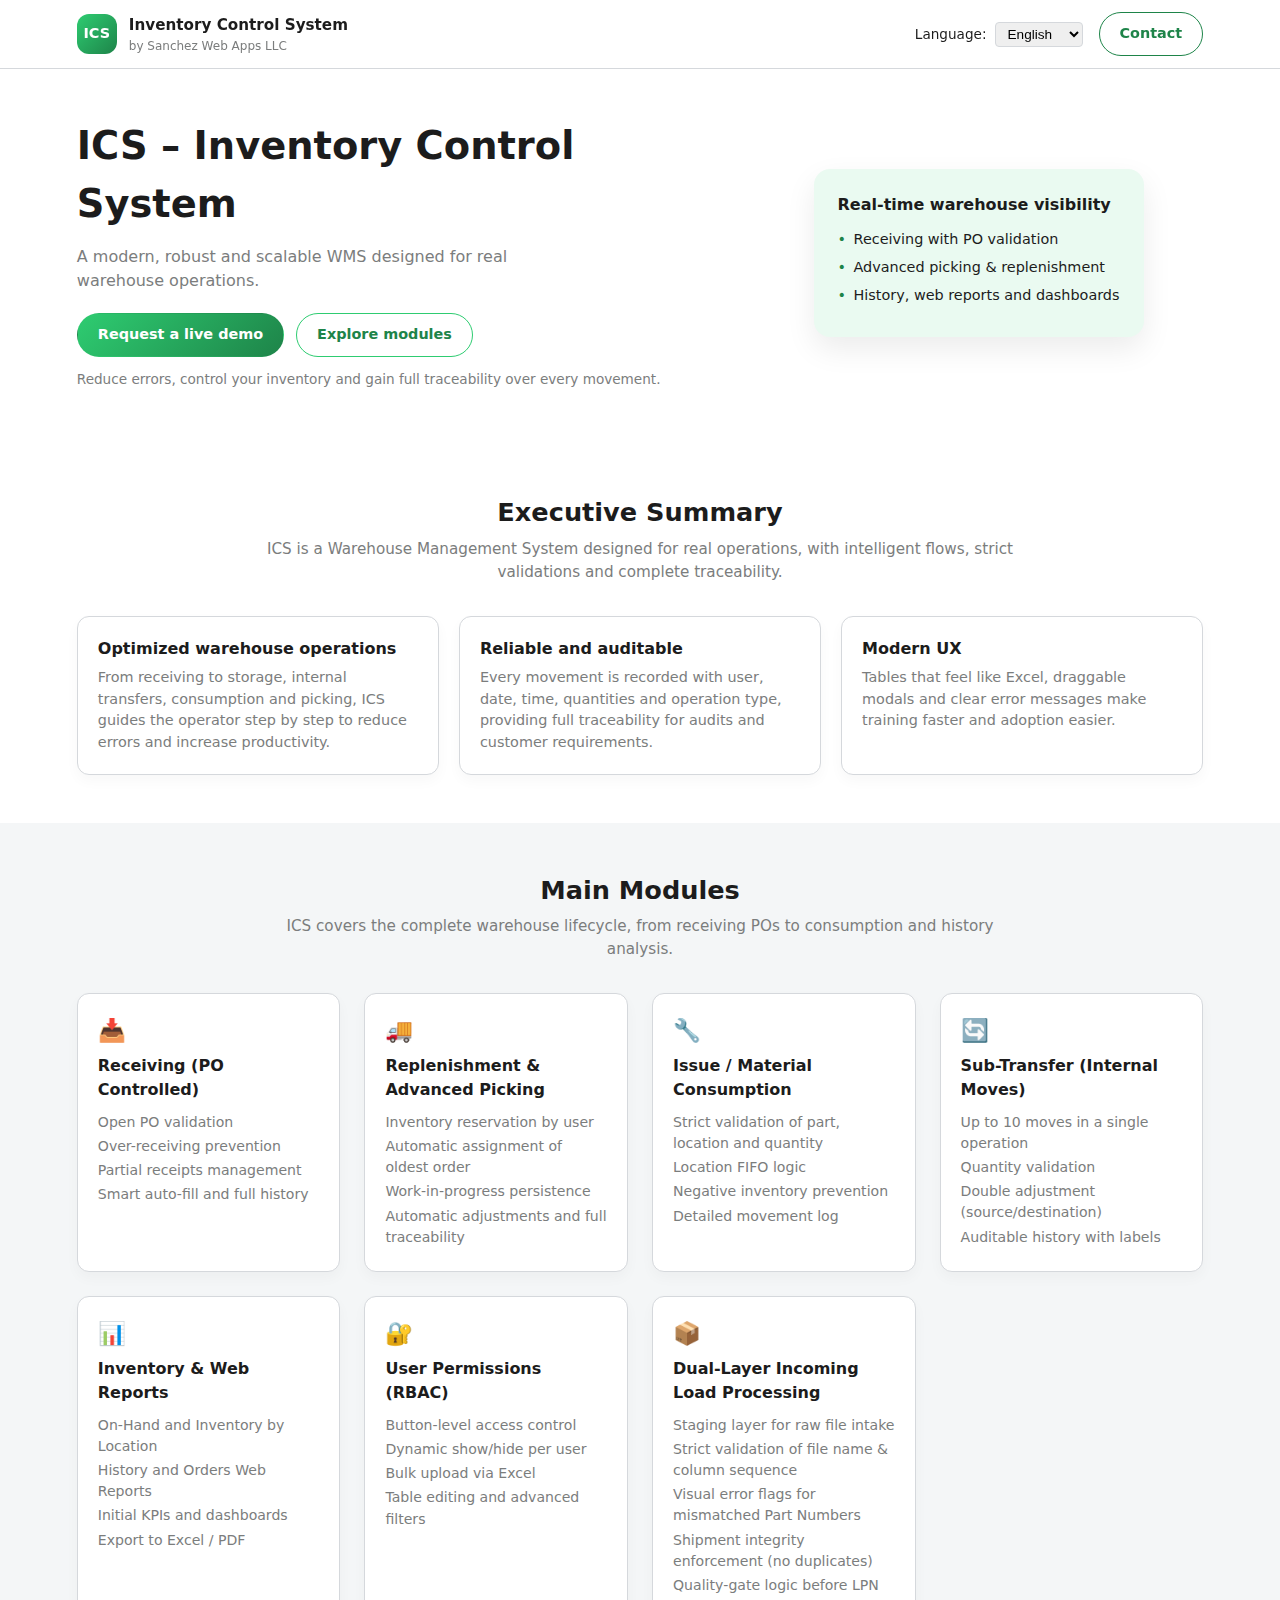
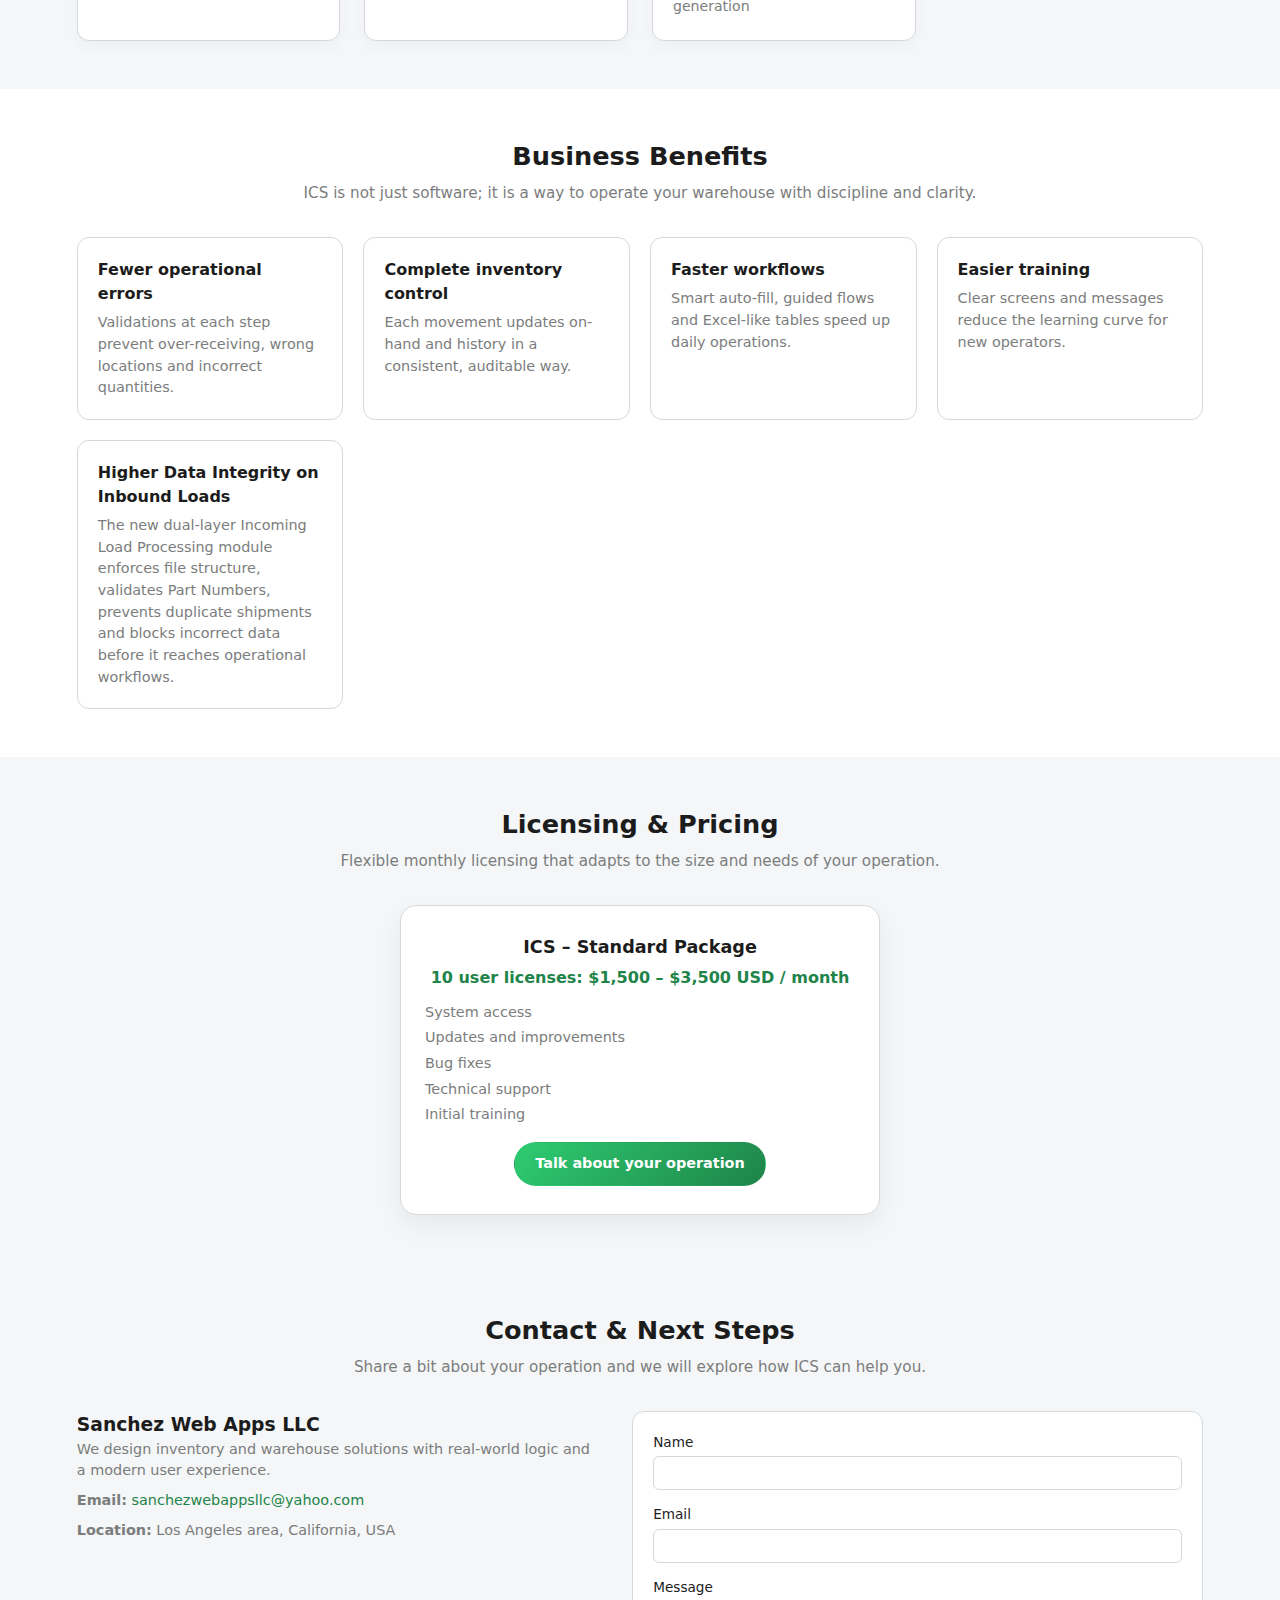
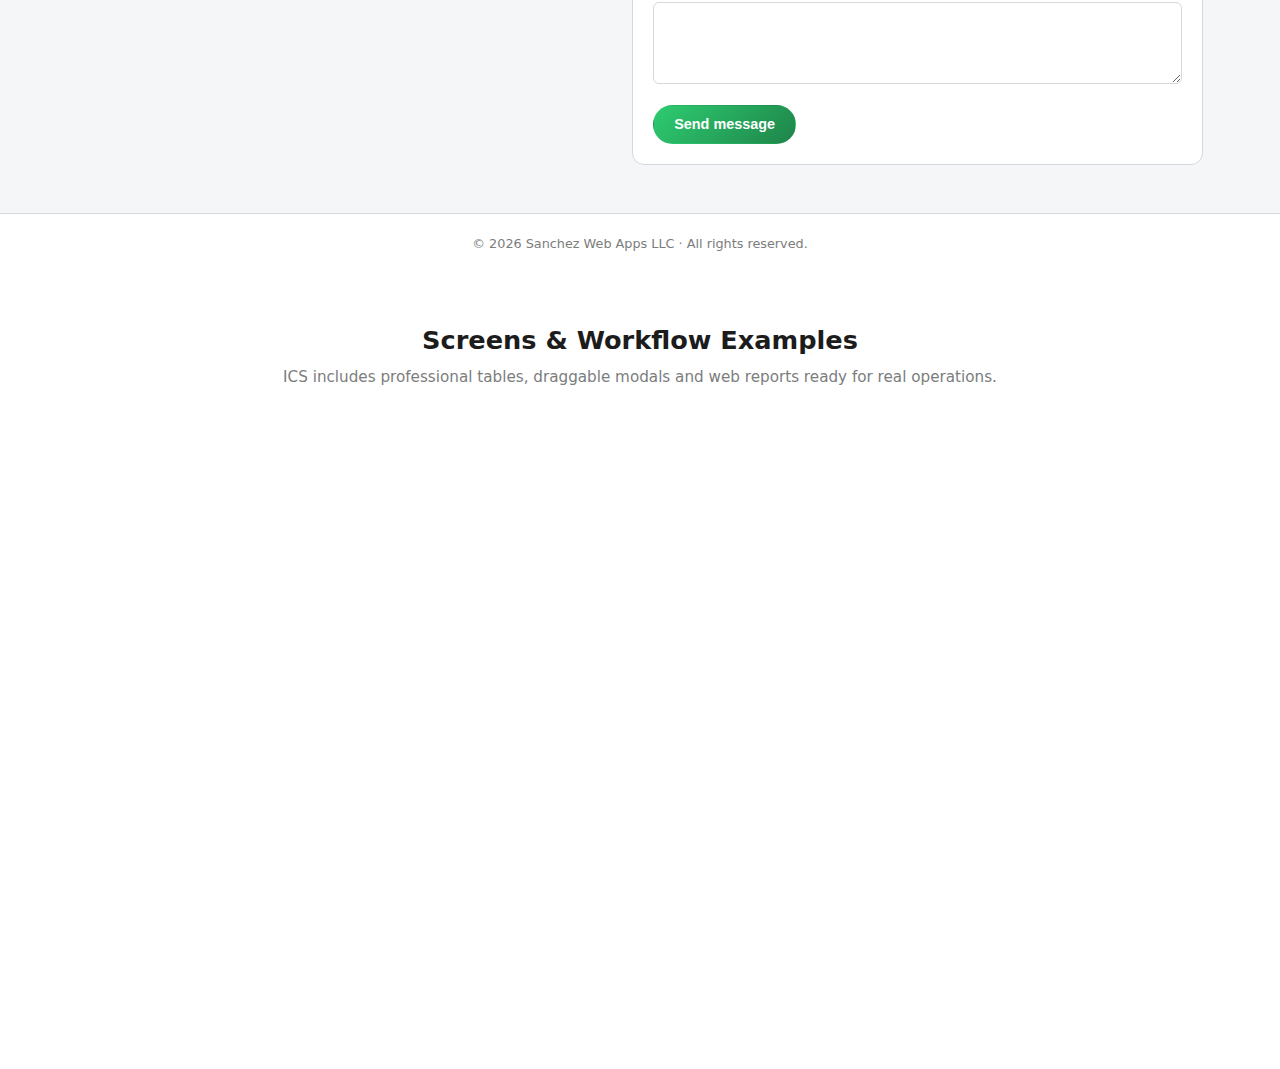
<file: index.html>
<!DOCTYPE html>
<html lang="en">
<head>
  <meta charset="UTF-8" />
  <title>ICS – Inventory Control System | Sanchez Web Apps LLC</title>
  <meta name="viewport" content="width=device-width, initial-scale=1.0" />
  <meta name="description"
        content="ICS (Inventory Control System) by Sanchez Web Apps LLC: a modern, robust WMS for real warehouse operations." />
  <link rel="stylesheet" href="styles.css" />
</head>
<body>
  <!-- ======= Top Bar ======= -->
  <header class="top-bar">
    <div class="logo">
      <div class="logo-mark">ICS</div>
      <div class="logo-text">
        <span>Inventory Control System</span>
        <small>by Sanchez Web Apps LLC</small>
      </div>
    </div>

    <div class="top-actions">
      <div class="language-switcher">
        <label for="languageSelect" data-i18n="langLabel">Language:</label>
        <select id="languageSelect">
          <option value="en">English</option>
          <option value="es">Español</option>
          <option value="zh">中文</option>
        </select>
      </div>
      <a href="#contact" class="btn-outline" data-i18n="btnTopContact">Contact</a>
    </div>
  </header>

  <!-- ======= Hero Section ======= -->
  <section class="hero" id="hero">
    <div class="hero-content">
      <h1 data-i18n="heroTitle">ICS – Inventory Control System</h1>
      <p class="hero-subtitle" data-i18n="heroSubtitle">
        A modern, robust and scalable WMS designed for real warehouse operations.
      </p>
      <div class="hero-buttons">
        <a href="#contact" class="btn-primary" data-i18n="heroPrimaryCta">
          Request a live demo
        </a>
        <a href="#modules" class="btn-secondary" data-i18n="heroSecondaryCta">
          Explore modules
        </a>
      </div>
      <p class="hero-note" data-i18n="heroNote">
        Reduce errors, control your inventory and gain full traceability over every movement.
      </p>
    </div>
    <div class="hero-visual">
      <div class="hero-card">
        <h3 data-i18n="heroCardTitle">Real-time warehouse visibility</h3>
        <ul>
          <li data-i18n="heroCardItem1">Receiving with PO validation</li>
          <li data-i18n="heroCardItem2">Advanced picking & replenishment</li>
          <li data-i18n="heroCardItem3">History, web reports and dashboards</li>
        </ul>
      </div>
    </div>
  </section>

  <!-- ======= Executive Summary ======= -->
  <section class="section" id="summary">
    <div class="section-header">
      <h2 data-i18n="summaryTitle">Executive Summary</h2>
      <p data-i18n="summaryIntro">
        ICS is a Warehouse Management System designed for real operations, with intelligent flows, strict validations and complete traceability.
      </p>
    </div>
    <div class="summary-grid">
      <div class="summary-card">
        <h3 data-i18n="summaryCard1Title">Optimized warehouse operations</h3>
        <p data-i18n="summaryCard1Body">
          From receiving to storage, internal transfers, consumption and picking, ICS guides the operator step by step to reduce errors and increase productivity.
        </p>
      </div>
      <div class="summary-card">
        <h3 data-i18n="summaryCard2Title">Reliable and auditable</h3>
        <p data-i18n="summaryCard2Body">
          Every movement is recorded with user, date, time, quantities and operation type, providing full traceability for audits and customer requirements.
        </p>
      </div>
      <div class="summary-card">
        <h3 data-i18n="summaryCard3Title">Modern UX</h3>
        <p data-i18n="summaryCard3Body">
          Tables that feel like Excel, draggable modals and clear error messages make training faster and adoption easier.
        </p>
      </div>
    </div>
  </section>

  <!-- ======= Modules ======= -->
  <section class="section section-alt" id="modules">
    <div class="section-header">
      <h2 data-i18n="modulesTitle">Main Modules</h2>
      <p data-i18n="modulesIntro">
        ICS covers the complete warehouse lifecycle, from receiving POs to consumption and history analysis.
      </p>
    </div>

    <div class="modules-grid">
      <!-- Receiving -->
      <article class="module-card">
        <div class="module-icon">📥</div>
        <h3 data-i18n="moduleReceivingTitle">Receiving (PO Controlled)</h3>
        <ul>
          <li data-i18n="moduleReceivingItem1">Open PO validation</li>
          <li data-i18n="moduleReceivingItem2">Over-receiving prevention</li>
          <li data-i18n="moduleReceivingItem3">Partial receipts management</li>
          <li data-i18n="moduleReceivingItem4">Smart auto-fill and full history</li>
        </ul>
      </article>

      <!-- Replenishment & Picking -->
      <article class="module-card">
        <div class="module-icon">🚚</div>
        <h3 data-i18n="modulePickingTitle">Replenishment & Advanced Picking</h3>
        <ul>
          <li data-i18n="modulePickingItem1">Inventory reservation by user</li>
          <li data-i18n="modulePickingItem2">Automatic assignment of oldest order</li>
          <li data-i18n="modulePickingItem3">Work-in-progress persistence</li>
          <li data-i18n="modulePickingItem4">Automatic adjustments and full traceability</li>
        </ul>
      </article>

      <!-- Issue / Consumption -->
      <article class="module-card">
        <div class="module-icon">🔧</div>
        <h3 data-i18n="moduleIssueTitle">Issue / Material Consumption</h3>
        <ul>
          <li data-i18n="moduleIssueItem1">Strict validation of part, location and quantity</li>
          <li data-i18n="moduleIssueItem2">Location FIFO logic</li>
          <li data-i18n="moduleIssueItem3">Negative inventory prevention</li>
          <li data-i18n="moduleIssueItem4">Detailed movement log</li>
        </ul>
      </article>

      <!-- Sub-Transfer -->
      <article class="module-card">
        <div class="module-icon">🔄</div>
        <h3 data-i18n="moduleSubTransferTitle">Sub-Transfer (Internal Moves)</h3>
        <ul>
          <li data-i18n="moduleSubTransferItem1">Up to 10 moves in a single operation</li>
          <li data-i18n="moduleSubTransferItem2">Quantity validation</li>
          <li data-i18n="moduleSubTransferItem3">Double adjustment (source/destination)</li>
          <li data-i18n="moduleSubTransferItem4">Auditable history with labels</li>
        </ul>
      </article>

      <!-- Inventory & Reports -->
      <article class="module-card">
        <div class="module-icon">📊</div>
        <h3 data-i18n="moduleInventoryTitle">Inventory & Web Reports</h3>
        <ul>
          <li data-i18n="moduleInventoryItem1">On-Hand and Inventory by Location</li>
          <li data-i18n="moduleInventoryItem2">History and Orders Web Reports</li>
          <li data-i18n="moduleInventoryItem3">Initial KPIs and dashboards</li>
          <li data-i18n="moduleInventoryItem4">Export to Excel / PDF</li>
        </ul>
      </article>

      <!-- Permissions -->
      <article class="module-card">
        <div class="module-icon">🔐</div>
        <h3 data-i18n="modulePermissionsTitle">User Permissions (RBAC)</h3>
        <ul>
          <li data-i18n="modulePermissionsItem1">Button-level access control</li>
          <li data-i18n="modulePermissionsItem2">Dynamic show/hide per user</li>
          <li data-i18n="modulePermissionsItem3">Bulk upload via Excel</li>
          <li data-i18n="modulePermissionsItem4">Table editing and advanced filters</li>
        </ul>
      </article>

      <!-- Incoming Load Processing -->
      <article class="module-card">
        <div class="module-icon">📦</div>
        <h3>Dual‑Layer Incoming Load Processing</h3>
        <ul>
          <li>Staging layer for raw file intake</li>
          <li>Strict validation of file name & column sequence</li>
          <li>Visual error flags for mismatched Part Numbers</li>
          <li>Shipment integrity enforcement (no duplicates)</li>
          <li>Quality‑gate logic before LPN generation</li>
        </ul>
      </article>


    </div>
  </section>

  <!-- ======= Benefits ======= -->
  <section class="section" id="benefits">
    <div class="section-header">
      <h2 data-i18n="benefitsTitle">Business Benefits</h2>
      <p data-i18n="benefitsIntro">
        ICS is not just software; it is a way to operate your warehouse with discipline and clarity.
      </p>
    </div>

    <div class="benefits-grid">

      <div class="benefit-card">
        <h3 data-i18n="benefit1Title">Fewer operational errors</h3>
        <p data-i18n="benefit1Body">
          Validations at each step prevent over-receiving, wrong locations and incorrect quantities.
        </p>
      </div>

      <div class="benefit-card">
        <h3 data-i18n="benefit2Title">Complete inventory control</h3>
        <p data-i18n="benefit2Body">
          Each movement updates on-hand and history in a consistent, auditable way.
        </p>
      </div>

      <div class="benefit-card">
        <h3 data-i18n="benefit3Title">Faster workflows</h3>
        <p data-i18n="benefit3Body">
          Smart auto-fill, guided flows and Excel-like tables speed up daily operations.
        </p>
      </div>

      <div class="benefit-card">
        <h3 data-i18n="benefit4Title">Easier training</h3>
        <p data-i18n="benefit4Body">
          Clear screens and messages reduce the learning curve for new operators.
        </p>
      </div>

      <!-- ⭐ NEW BENEFIT: Dual-Layer Incoming Load Processing -->
      <div class="benefit-card">
        <h3>Higher Data Integrity on Inbound Loads</h3>
        <p>
          The new dual‑layer Incoming Load Processing module enforces file structure, validates Part Numbers, prevents duplicate shipments and blocks incorrect data before it reaches operational workflows.
        </p>
      </div>

    </div>
  </section>


  <!-- ======= Pricing ======= -->
  <section class="section section-alt" id="pricing">
    <div class="section-header">
      <h2 data-i18n="pricingTitle">Licensing & Pricing</h2>
      <p data-i18n="pricingIntro">
        Flexible monthly licensing that adapts to the size and needs of your operation.
      </p>
    </div>

    <div class="pricing-card">
      <h3 data-i18n="pricingPlanTitle">ICS – Standard Package</h3>
      <p class="pricing-price" data-i18n="pricingRange">
        10 user licenses: $1,500 – $3,500 USD / month
      </p>
      <ul>
        <li data-i18n="pricingItem1">System access</li>
        <li data-i18n="pricingItem2">Updates and improvements</li>
        <li data-i18n="pricingItem3">Bug fixes</li>
        <li data-i18n="pricingItem4">Technical support</li>
        <li data-i18n="pricingItem5">Initial training</li>
      </ul>
      <a href="#contact" class="btn-primary" data-i18n="pricingCta">
        Talk about your operation
      </a>
    </div>
  </section>

  

  <!-- ======= Contact ======= -->
  <section class="section section-alt" id="contact">
    <div class="section-header">
      <h2 data-i18n="contactTitle">Contact & Next Steps</h2>
      <p data-i18n="contactIntro">
        Share a bit about your operation and we will explore how ICS can help you.
      </p>
    </div>

    <div class="contact-layout">
      <div class="contact-info">
        <h3 data-i18n="contactCompanyTitle">Sanchez Web Apps LLC</h3>
        <p data-i18n="contactCompanyBody">
          We design inventory and warehouse solutions with real-world logic and a modern user experience.
        </p>
        <p>
          <strong data-i18n="contactEmailLabel">Email:</strong>
          <a href="sanchezwebappsllc@yahoo.com">sanchezwebappsllc@yahoo.com</a>
        </p>
        <p>
          <strong data-i18n="contactLocationLabel">Location:</strong>
          Los Angeles area, California, USA
        </p>
      </div>

      <form action="https://formspree.io/f/xgovjwdv" method="POST" class="contact-form">
        <div class="form-row">
          <label for="name" data-i18n="contactFormNameLabel">Name</label>
          <input type="text" id="name" name="name" required />
        </div>
        <div class="form-row">
          <label for="email" data-i18n="contactFormEmailLabel">Email</label>
          <input type="email" id="email" name="_replyto" required />
        </div>
        <div class="form-row">
          <label for="message" data-i18n="contactFormMessageLabel">Message</label>
          <textarea id="message" name="message" rows="4" required></textarea>
        </div>

        <button type="submit" class="btn-primary" data-i18n="contactFormCta">
          Send message
        </button>

        <!-- Mensaje elegante -->
        <div id="formStatus" class="form-status"></div>
      </form>
    </div>
  </section>

  <!-- ======= Footer ======= -->
  <footer class="footer">
    <p>
      © <span id="year"></span> Sanchez Web Apps LLC ·
      <span data-i18n="footerRights">All rights reserved.</span>
    </p>
  </footer>

  <!-- ======= Screenshots ======= -->
  <section class="section" id="screens">
    <div class="section-header">
      <h2 data-i18n="screensTitle">Screens & Workflow Examples</h2>
      <p data-i18n="screensIntro">
        ICS includes professional tables, draggable modals and web reports ready for real operations.
      </p>
    </div>


    <div class="screens-slider-wrapper">
      <div class="screens-slider">

        <img src="images/1background-html.jpg" class="screen-img" />
        <img src="images/2Login.jpg" class="screen-img" />
        <img src="images/3Main-Picture.jpg" class="screen-img" />
        <img src="images/4History.jpg" class="screen-img" />
        <img src="images/5Over-Pick.jpg" class="screen-img" />
        <img src="images/6Ship-Pick.jpg" class="screen-img" />
        <img src="images/7Receive1.jpg" class="screen-img" />
        <img src="images/8Receive2.jpg" class="screen-img" />
        <img src="images/9Receive3.jpg" class="screen-img" />
        <img src="images/10Receive4.jpg" class="screen-img" />
        <img src="images/11OrderReq1.jpg" class="screen-img" />
        <img src="images/12OrderReqtable.jpg" class="screen-img" />
        <img src="images/13Picking1.jpg" class="screen-img" />
        <img src="images/14Receive5.jpg" class="screen-img" />
        <!-- Agrega más imágenes aquí -->

      </div>


      
    </div>
    
  </section>

  <script src="translations.js"></script>
  <script src="app.js"></script>
</body>
</html>
</file>
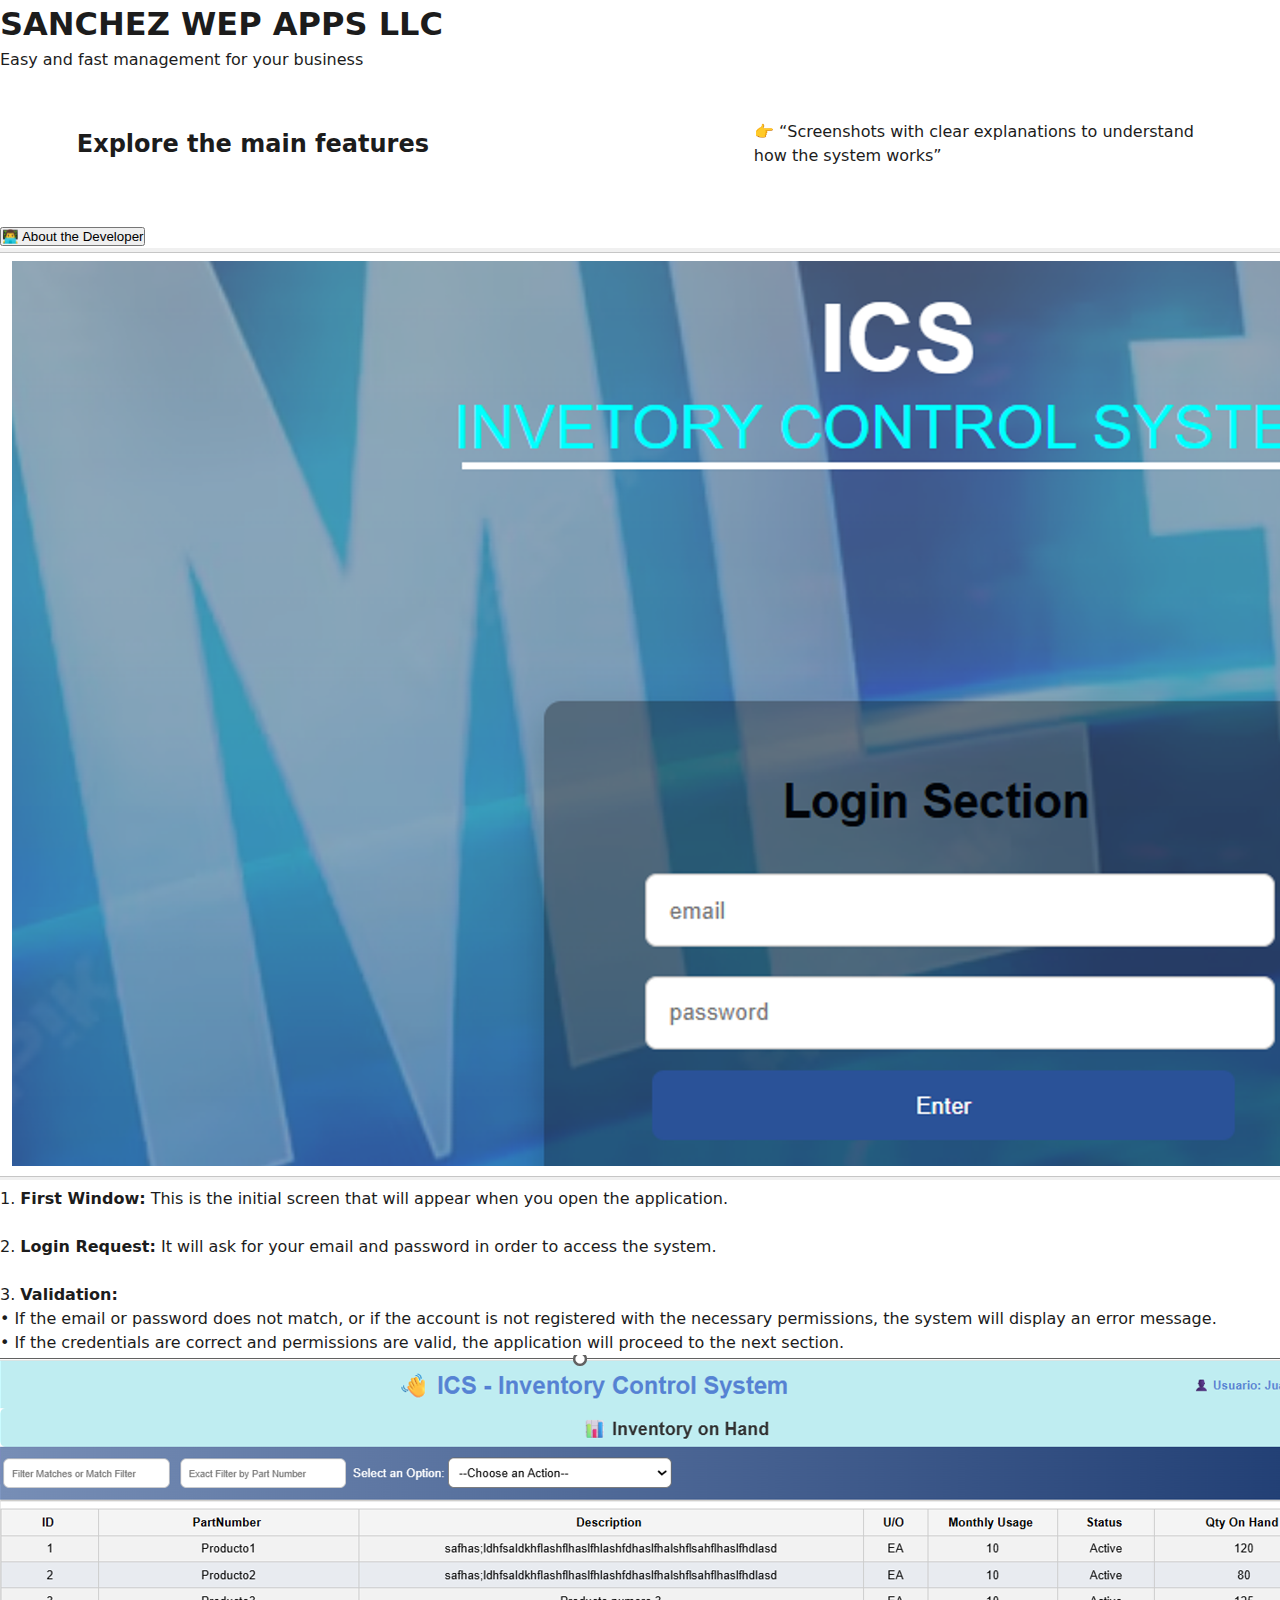
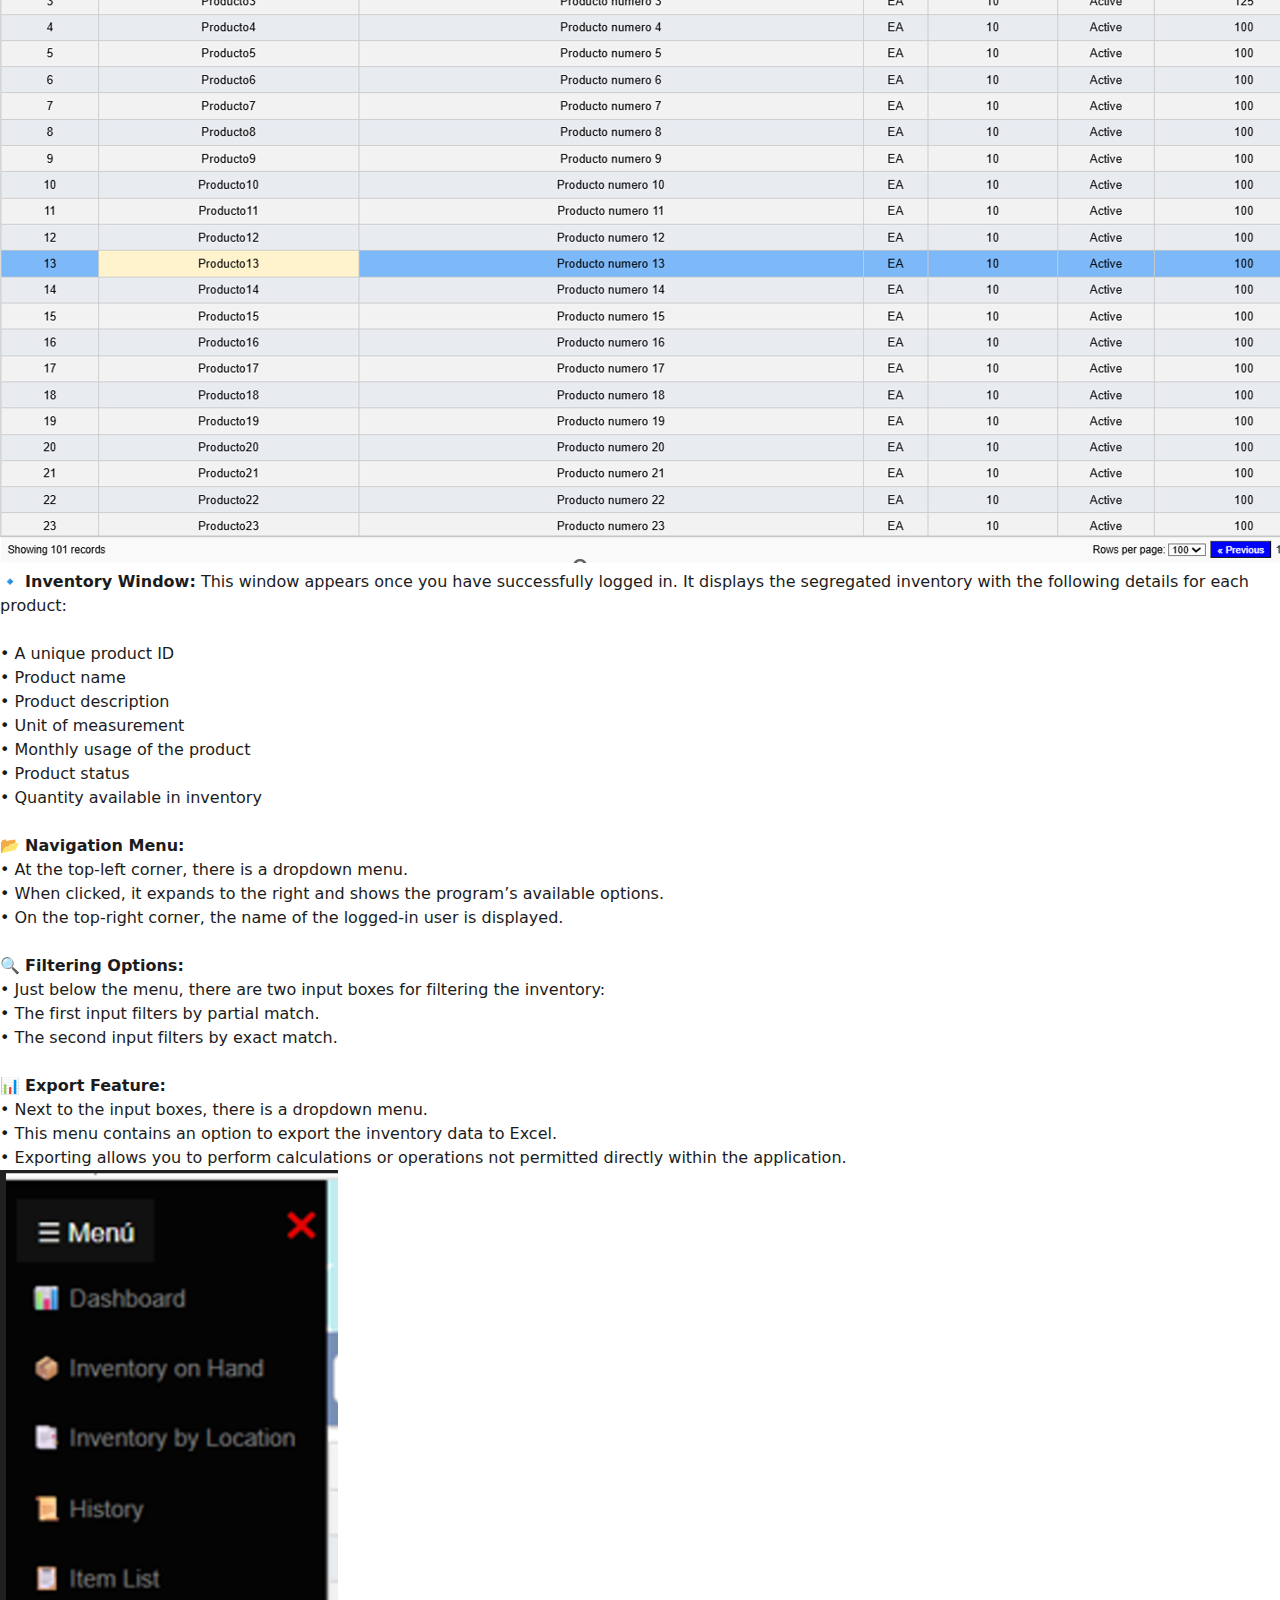
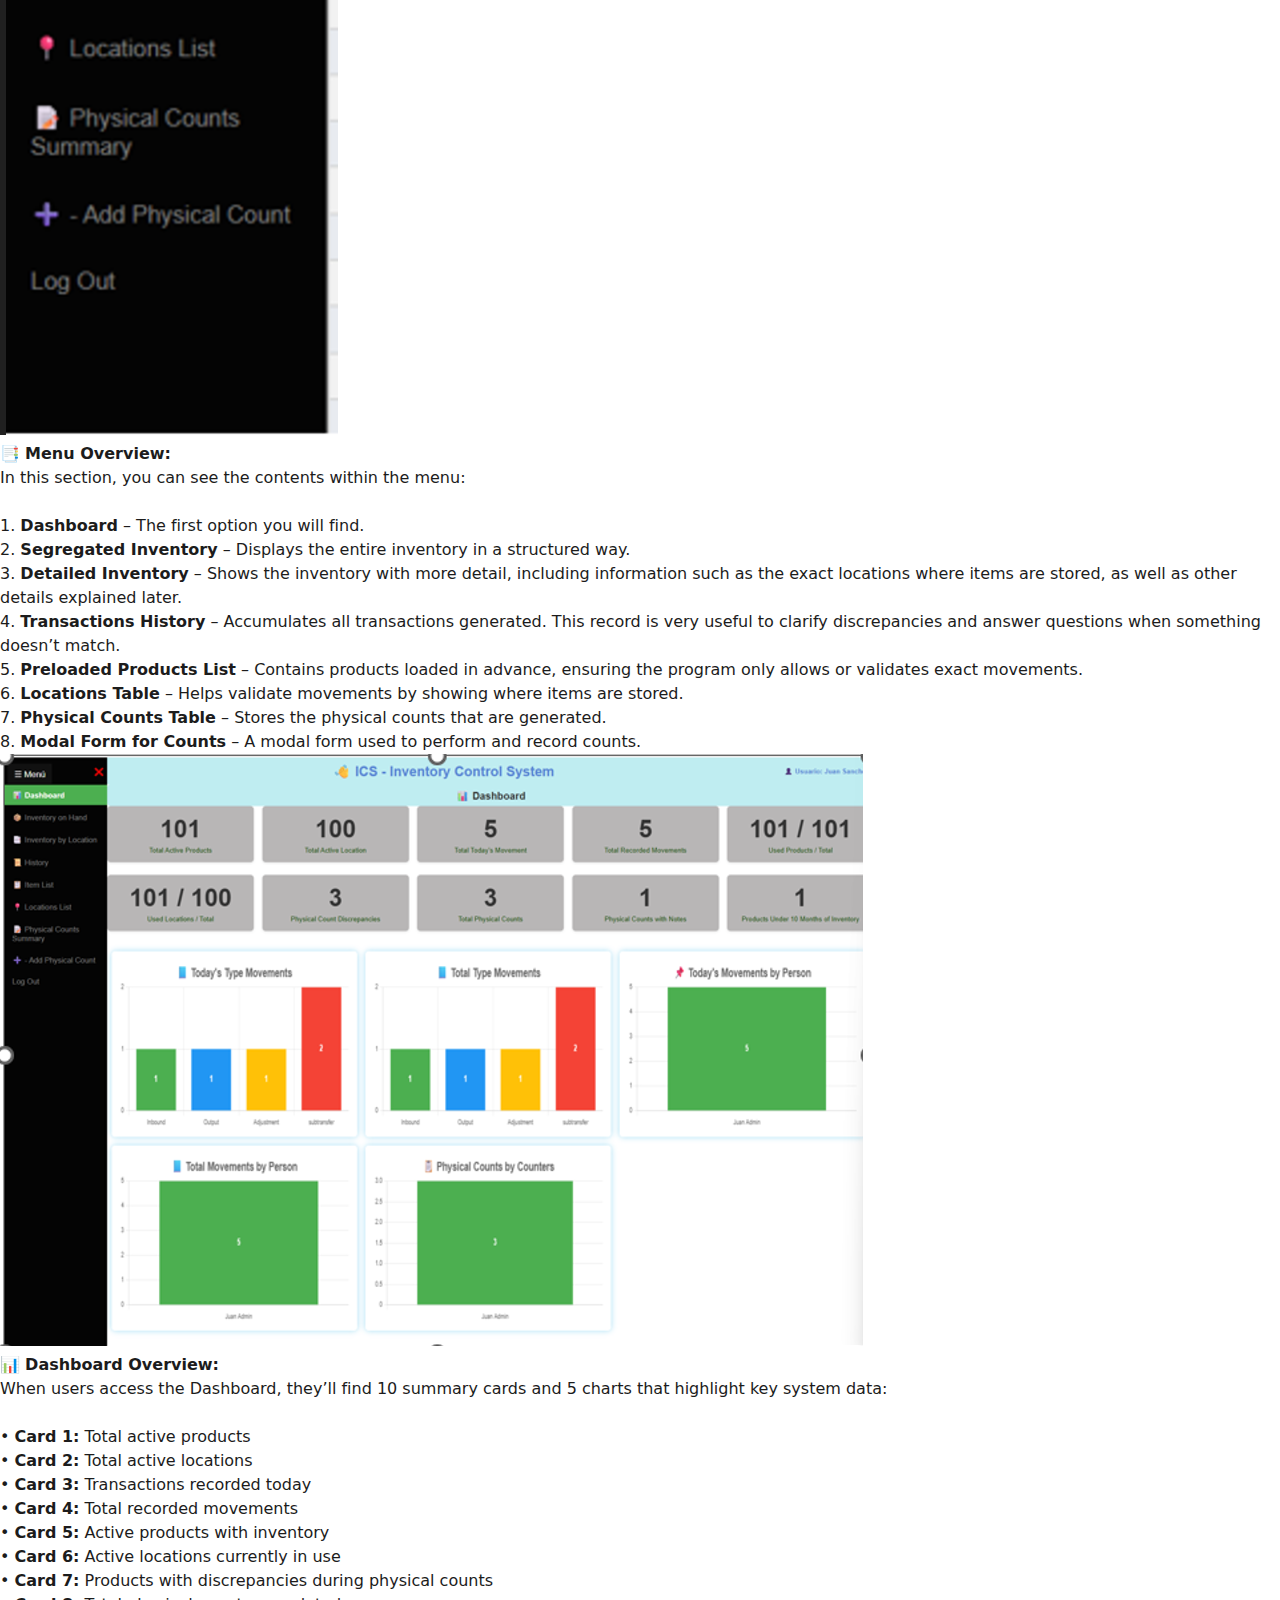
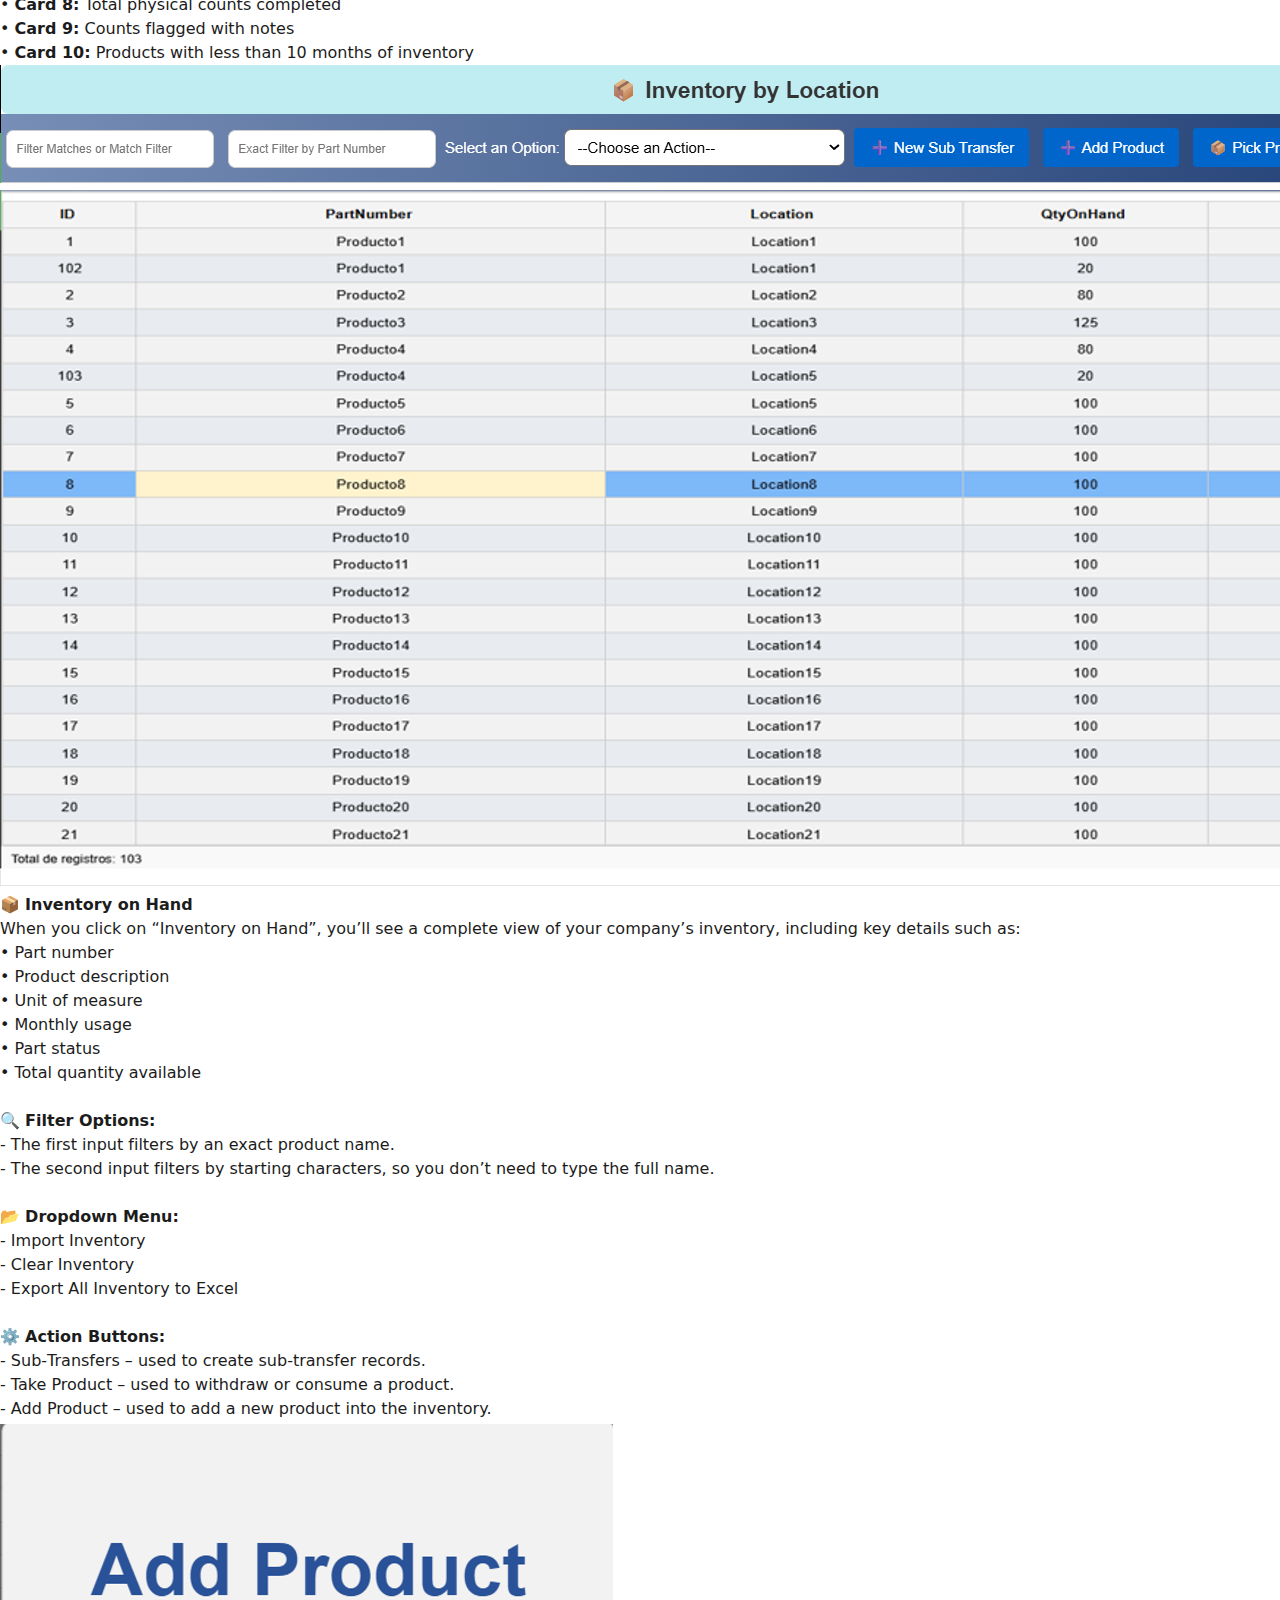
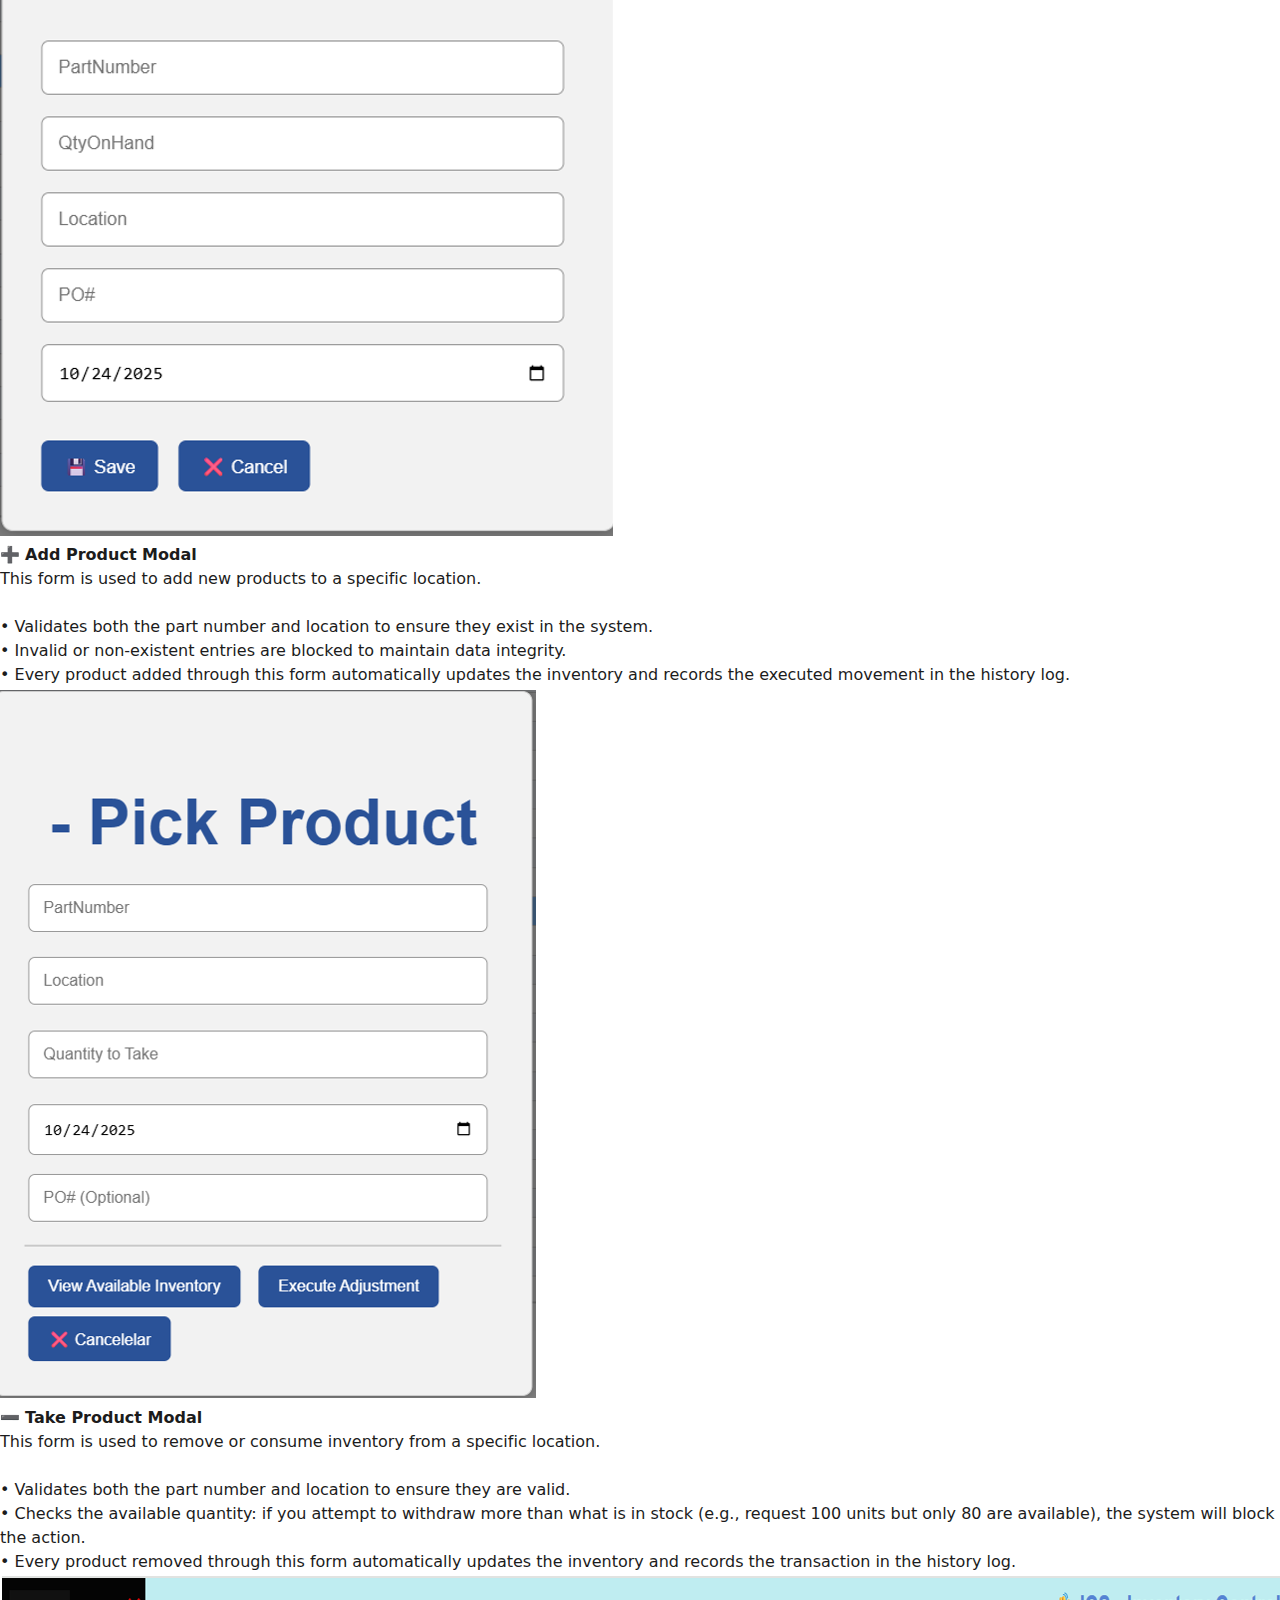
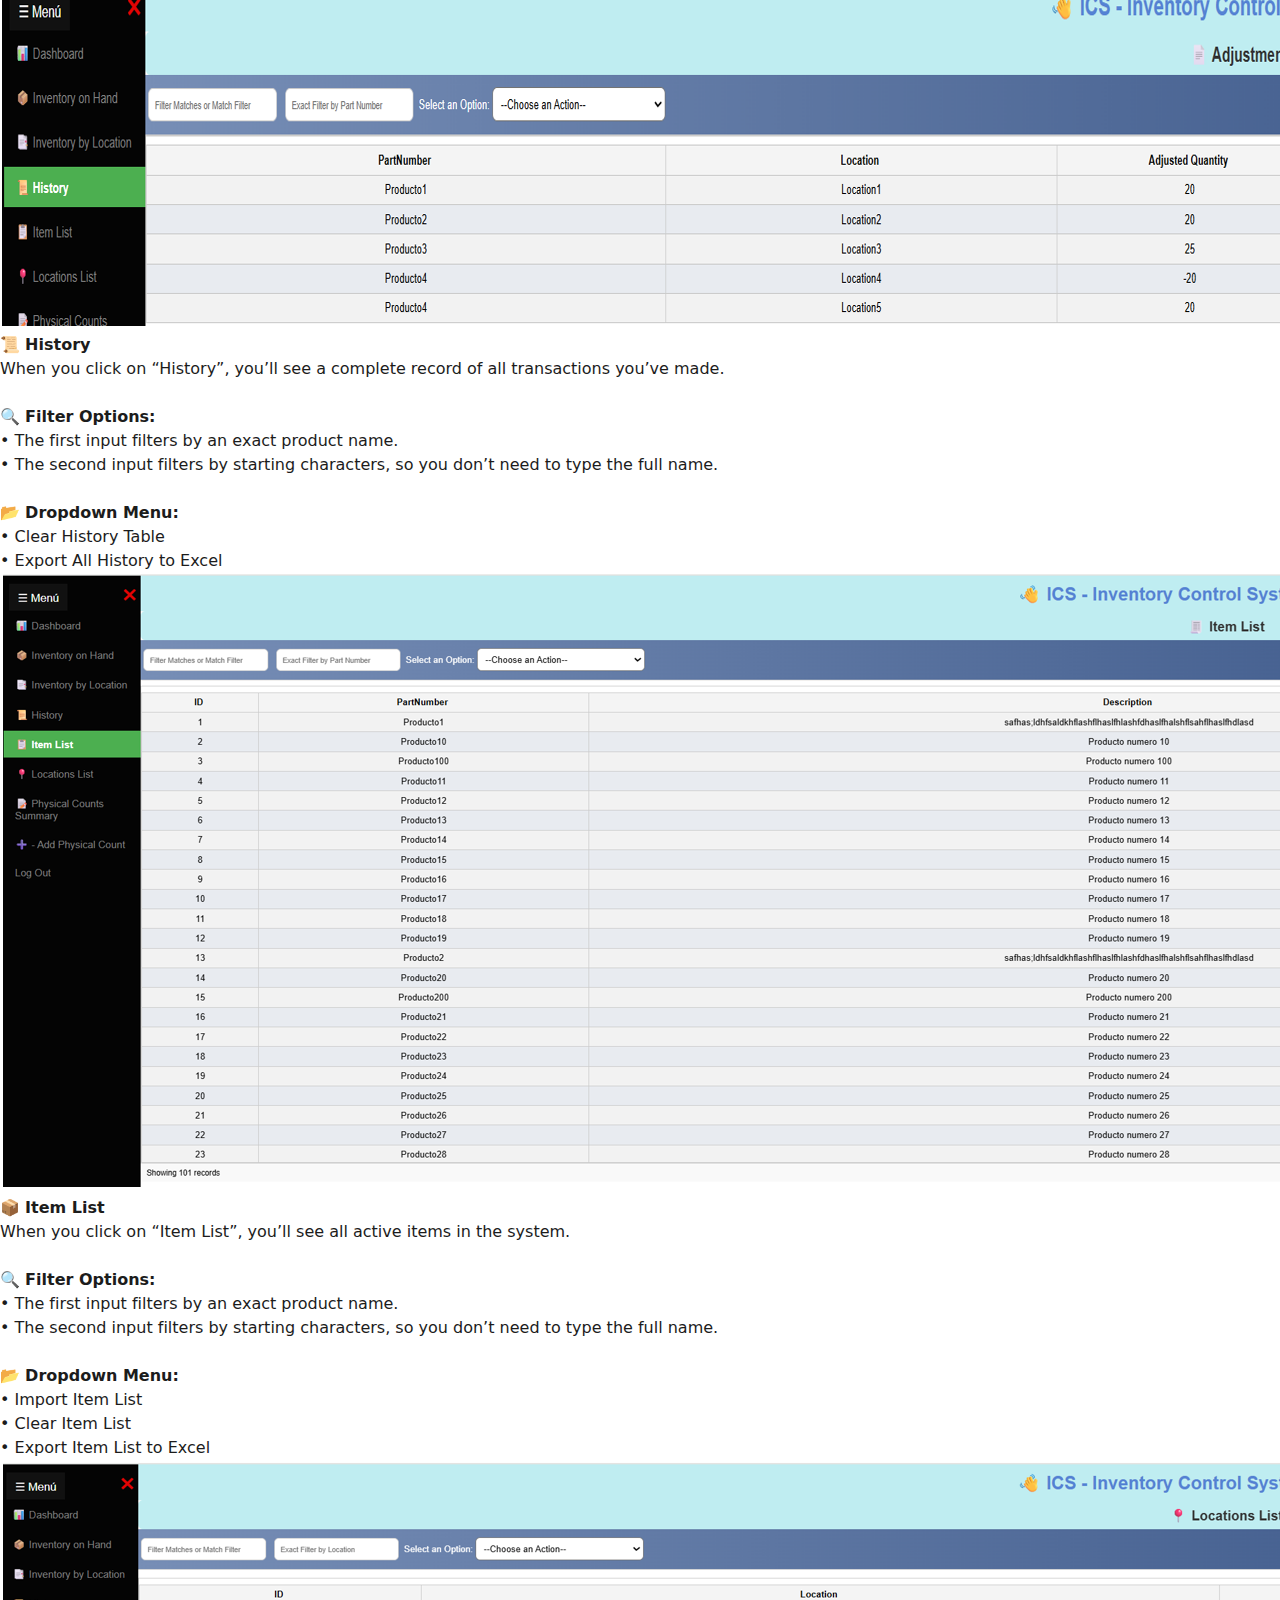
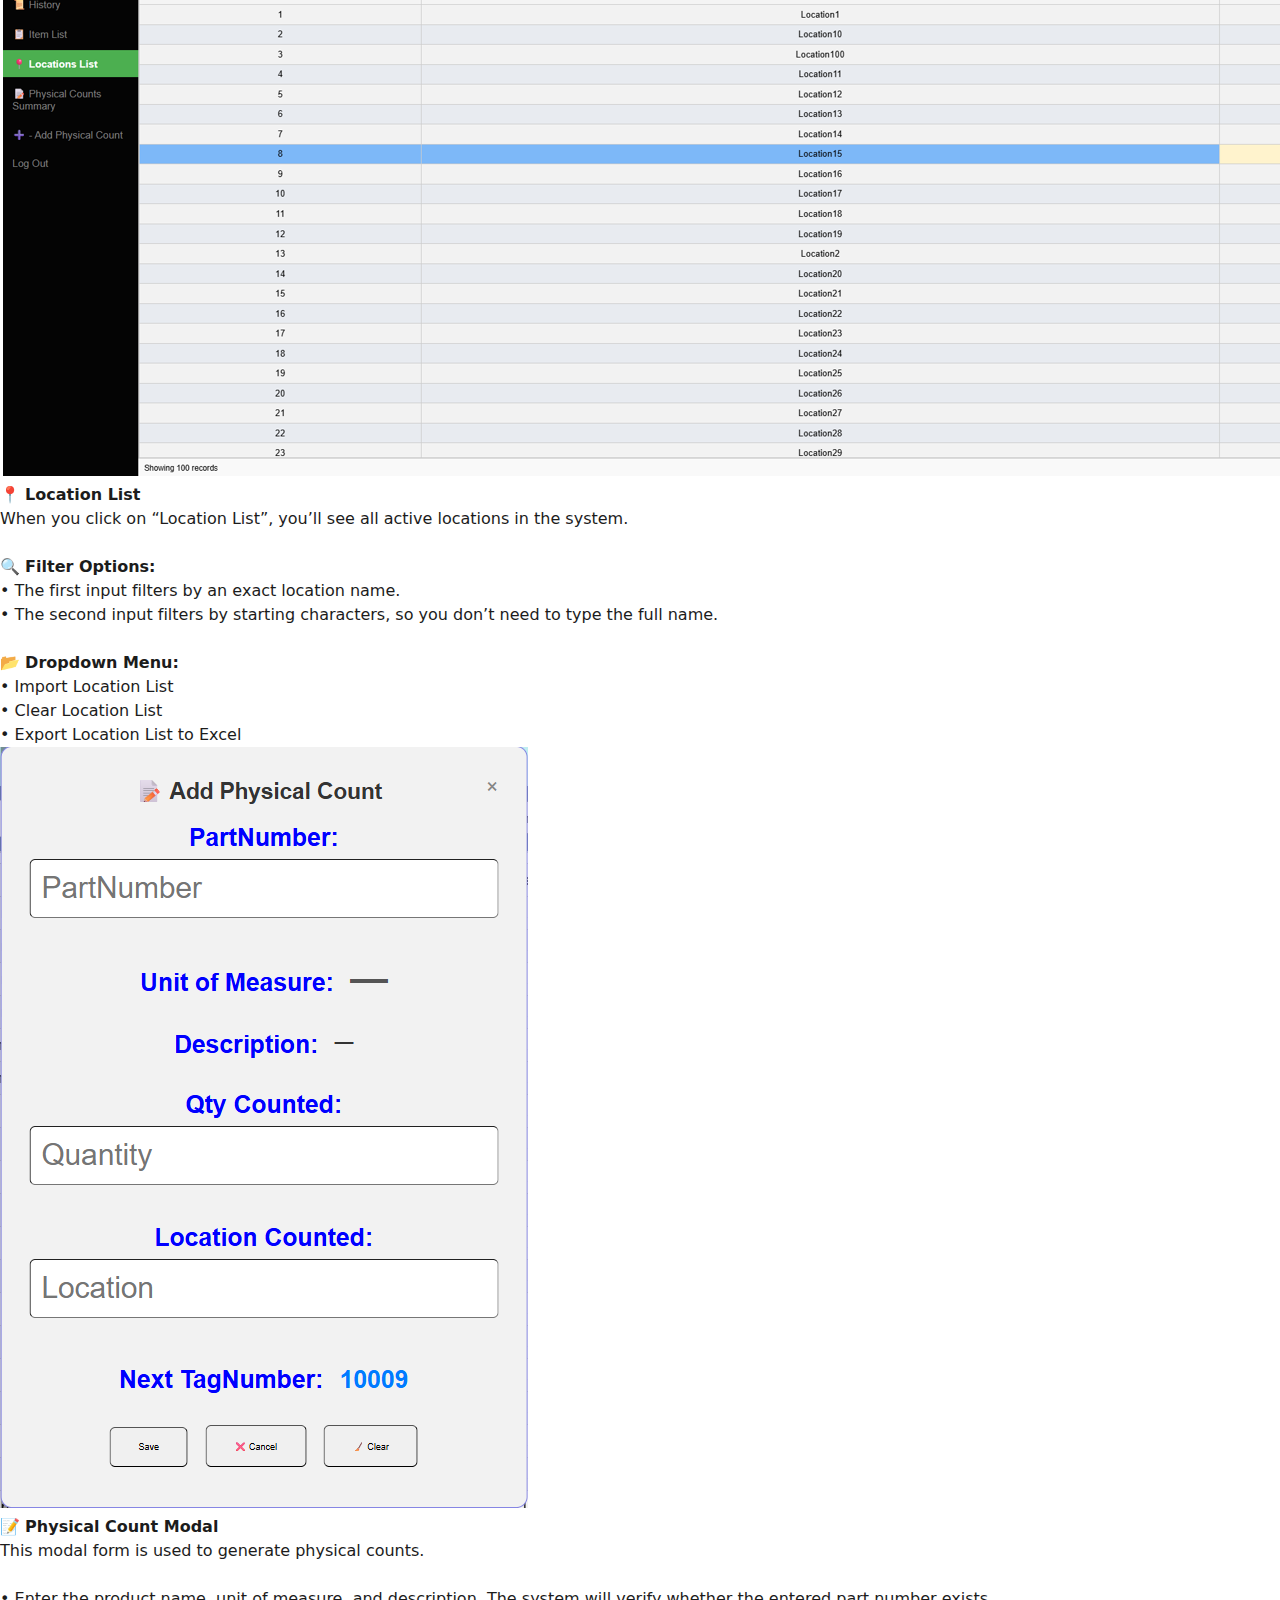
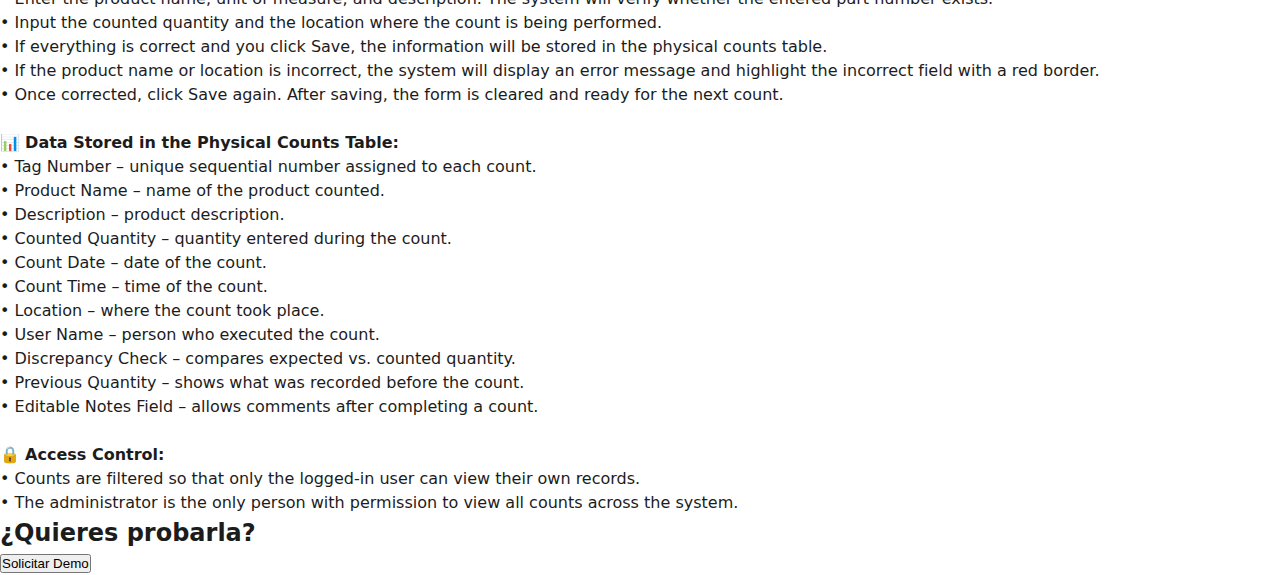
<file: index.HTML>
<!DOCTYPE html>
<html lang="es">
<head>
  <meta charset="UTF-8">
  <meta name="viewport" content="width=device-width, initial-scale=1.0">
  <title>ICS</title>
  <!-- Vinculamos el CSS externo -->
  <link rel="stylesheet" href="styles.css">
</head>
<body>

  <header>
    <h1>SANCHEZ WEP APPS LLC</h1>
    <p>Easy and fast management for your business</p>
  </header>

  <section class="hero">
    <h2>Explore the main features</h2>
    <p>👉 “Screenshots with clear explanations to understand how the system works”</p>
  </section>
  
  <footer>
    <button id="toggleAboutBtn">👨‍💻 About the Developer</button>

    <div class="card about" id="aboutSection" style="display:none;">
      <h2>👨‍💻 About the Developer</h2>
      <p><strong>Sanchez Web Apps LLC</strong> – Creator of this inventory system.</p>

      <p>
        This application was designed with a focus on 
        <span class="highlight">data integrity</span>, 
        <span class="highlight">user experience</span>, and 
        <span class="highlight">bilingual accessibility</span>. 
        Built using Firestore and Realtime Database, it ensures scalable, real-time inventory management.
      </p>

      <p>
        My goal is to provide companies with a reliable tool that simplifies inventory workflows, 
        prevents errors, and supports both English and Spanish users.
      </p>

      <h3>📖 Background & Design</h3>
      <p>
        This application was created after years of experience in the field, carefully studying the 
        <span class="info">needs of companies</span>. It was designed to be a 
        <span class="success">powerful yet affordable solution</span> for inventory control, ensuring 
        <span class="highlight">real-time movements</span> and reliable data.
      </p>

      <h3>💰 Pricing & Licenses</h3>
      <p>
        While many companies charge up to <span class="error">$2,500 per user per year</span>, 
        this application offers up to <span class="success">15 licenses</span> for only 
        <span class="highlight">$400 per user</span>.  
        This plan supports inventories with around <span class="info">5,000 products</span> and 
        <span class="info">2,500 locations</span>.  
        For larger inventories, a custom analysis can be provided.
      </p>

      <h3>🌍 Availability</h3>
      <p>
        Currently available in the counties of <span class="highlight">Riverside</span>, 
        <span class="highlight">San Bernardino</span>, <span class="highlight">Orange</span>, 
        <span class="highlight">Los Angeles</span>, and <span class="highlight">Ventura</span>.
      </p>

      <h3>📬 Contact</h3>
      <p>
        For more information, feel free to send me a text or email:<br>
        📱 <span class="info">909‑450‑9292</span><br>
        ✉️ <span class="info">elcomando@sanchezwebappsllc.com</span>
      </p>
    </div>
  </footer>

  <section class="gallery">
    <div class="card">
      <img src="LogInSection.png" alt="Inventario del sistema"><br>
      <p>
        <span class="step-title">1. <strong>First Window:</strong></span> 
        <span class="step-desc">This is the initial screen that will appear when you open the application.</span><br><br>

        <span class="step-title">2. <strong>Login Request:</strong></span> 
        <span class="step-desc">It will ask for your <span class="highlight">email</span> and <span class="highlight">password</span> in order to access the system.</span><br><br>

        <span class="step-title">3. <strong>Validation:</strong></span><br>
        • <span class="error">If the email or password does not match</span>, or if the account is not registered with the necessary permissions, the system will display an <span class="error">error message</span>.<br>
        • <span class="success">If the credentials are correct and permissions are valid</span>, the application will proceed to the next section.
      </p>
    </div>

    <div class="card">
      <img src="Second-Screen.png" alt="Pedidos en tiempo real"><br>
      <p>
        <span class="step-title">🔹 <strong>Inventory Window:</strong></span> 
        <span class="step-desc">This window appears once you have successfully logged in. It displays the segregated inventory with the following details for each product:</span><br><br>

        <span class="highlight">• A unique product ID</span><br>
        <span class="highlight">• Product name</span><br>
        <span class="highlight">• Product description</span><br>
        <span class="highlight">• Unit of measurement</span><br>
        <span class="highlight">• Monthly usage of the product</span><br>
        <span class="highlight">• Product status</span><br>
        <span class="highlight">• Quantity available in inventory</span><br><br>

        <span class="step-title">📂 <strong>Navigation Menu:</strong></span><br>
        • At the <span class="info">top-left corner</span>, there is a dropdown menu.<br>
        • When clicked, it expands to the right and shows the program’s available options.<br>
        • On the <span class="info">top-right corner</span>, the name of the logged-in user is displayed.<br><br>

        <span class="step-title">🔍 <strong>Filtering Options:</strong></span><br>
        • Just below the menu, there are two input boxes for filtering the inventory:<br>
        • The first input filters by <span class="success">partial match</span>.<br>
        • The second input filters by <span class="success">exact match</span>.<br><br>

        <span class="step-title">📊 <strong>Export Feature:</strong></span><br>
        • Next to the input boxes, there is a dropdown menu.<br>
        • This menu contains an option to <span class="highlight">export the inventory data to Excel</span>.<br>
        • Exporting allows you to perform calculations or operations not permitted directly within the application.
      </p>
    </div>

    <div class="card">
      <img src="Third-Screen.png" alt="Reportes del negocio"><br>
      <p>
        <span class="step-title">📑 <strong>Menu Overview:</strong></span><br>
        In this section, you can see the contents within the menu:<br><br>

        <span class="highlight">1. <strong>Dashboard</strong></span> – The first option you will find.<br>
        <span class="highlight">2. <strong>Segregated Inventory</strong></span> – Displays the entire inventory in a structured way.<br>
        <span class="highlight">3. <strong>Detailed Inventory</strong></span> – Shows the inventory with more detail, including information such as the exact <span class="info">locations</span> where items are stored, as well as other details explained later.<br>
        <span class="highlight">4. <strong>Transactions History</strong></span> – Accumulates all transactions generated. This record is very useful to clarify discrepancies and answer questions when something doesn’t match.<br>
        <span class="highlight">5. <strong>Preloaded Products List</strong></span> – Contains products loaded in advance, ensuring the program only allows or validates exact movements.<br>
        <span class="highlight">6. <strong>Locations Table</strong></span> – Helps validate movements by showing where items are stored.<br>
        <span class="highlight">7. <strong>Physical Counts Table</strong></span> – Stores the physical counts that are generated.<br>
        <span class="highlight">8. <strong>Modal Form for Counts</strong></span> – A modal form used to perform and record counts.
      </p>
    </div>

    <div class="card">
      <img src="Fourth-Screen.png" alt="Reportes del negocio"><br>
      <p>
        <span class="step-title">📊 <strong>Dashboard Overview:</strong></span><br>
        When users access the Dashboard, they’ll find <span class="highlight">10 summary cards</span> and <span class="highlight">5 charts</span> that highlight key system data:<br><br>

        <span class="highlight">• <strong>Card 1:</strong></span> Total active products<br>
        <span class="highlight">• <strong>Card 2:</strong></span> Total active locations<br>
        <span class="highlight">• <strong>Card 3:</strong></span> Transactions recorded today<br>
        <span class="highlight">• <strong>Card 4:</strong></span> Total recorded movements<br>
        <span class="highlight">• <strong>Card 5:</strong></span> Active products with inventory<br>
        <span class="highlight">• <strong>Card 6:</strong></span> Active locations currently in use<br>
        <span class="error">• <strong>Card 7:</strong></span> Products with discrepancies during physical counts<br>
        <span class="success">• <strong>Card 8:</strong></span> Total physical counts completed<br>
        <span class="info">• <strong>Card 9:</strong></span> Counts flagged with notes<br>
        <span class="warning">• <strong>Card 10:</strong></span> Products with less than 10 months of inventory
      </p>
    </div>

    <div class="card">
      <img src="Sixth-Screen.png" alt="Reportes del negocio">
      <img src="Fifth-Screen.png" alt="Reportes del negocio"><br>
      <p>
        <span class="step-title">📦 <strong>Inventory on Hand</strong></span><br>
        When you click on <span class="highlight">“Inventory on Hand”</span>, you’ll see a complete view of your company’s inventory, including key details such as:<br>
        <span class="info">• Part number</span><br>
        <span class="info">• Product description</span><br>
        <span class="info">• Unit of measure</span><br>
        <span class="info">• Monthly usage</span><br>
        <span class="info">• Part status</span><br>
        <span class="info">• Total quantity available</span><br><br>

        <span class="step-title">🔍 <strong>Filter Options:</strong></span><br>
        - The first input filters by an <span class="success">exact product name</span>.<br>
        - The second input filters by <span class="success">starting characters</span>, so you don’t need to type the full name.<br><br>

        <span class="step-title">📂 <strong>Dropdown Menu:</strong></span><br>
        - <span class="highlight">Import Inventory</span><br>
        - <span class="highlight">Clear Inventory</span><br>
        - <span class="highlight">Export All Inventory to Excel</span><br><br>

        <span class="step-title">⚙️ <strong>Action Buttons:</strong></span><br>
        - <span class="warning">Sub‑Transfers</span> – used to create sub‑transfer records.<br>
        - <span class="error">Take Product</span> – used to withdraw or consume a product.<br>
        - <span class="success">Add Product</span> – used to add a new product into the inventory.
      </p>
    </div>

    <div class="card">
      <img src="Seventh-Screen.png" alt="Reportes del negocio"><br>
      <p>
        <span class="step-title">➕ <strong>Add Product Modal</strong></span><br>
        This form is used to <span class="success">add new products</span> to a specific location.<br><br>

        • <span class="info">Validates both the part number and location</span> to ensure they exist in the system.<br>
        • <span class="error">Invalid or non‑existent entries</span> are blocked to maintain data integrity.<br>
        • Every product added through this form <span class="highlight">automatically updates the inventory</span> and records the executed movement in the history log.
      </p>
    </div>

    <div class="card">
      <img src="Eight-Screen.png" alt="Reportes del negocio"><br>
      <p>
        <span class="step-title">➖ <strong>Take Product Modal</strong></span><br>
        This form is used to <span class="warning">remove or consume inventory</span> from a specific location.<br><br>

        • <span class="info">Validates both the part number and location</span> to ensure they are valid.<br>
        • <span class="error">Checks the available quantity:</span> if you attempt to withdraw more than what is in stock 
          (e.g., request 100 units but only 80 are available), the system will block the action.<br>
        • Every product removed through this form <span class="highlight">automatically updates the inventory</span> and records the transaction in the history log.
      </p>
    </div>

    <div class="card">
      <img src="Nineth-Screen.png" alt="Reportes del negocio"><br>
      <p>
        <span class="step-title">📜 <strong>History</strong></span><br>
        When you click on <span class="highlight">“History”</span>, you’ll see a complete record of all transactions you’ve made.<br><br>

        <span class="step-title">🔍 <strong>Filter Options:</strong></span><br>
        • The first input filters by an <span class="success">exact product name</span>.<br>
        • The second input filters by <span class="success">starting characters</span>, so you don’t need to type the full name.<br><br>

        <span class="step-title">📂 <strong>Dropdown Menu:</strong></span><br>
        • <span class="error">Clear History Table</span><br>
        • <span class="highlight">Export All History to Excel</span>
      </p>
    </div>

    <div class="card">
      <img src="Tenth-Screen.png" alt="Reportes del negocio"><br>
      <p>
        <span class="step-title">📦 <strong>Item List</strong></span><br>
        When you click on <span class="highlight">“Item List”</span>, you’ll see all active items in the system.<br><br>

        <span class="step-title">🔍 <strong>Filter Options:</strong></span><br>
        • The first input filters by an <span class="success">exact product name</span>.<br>
        • The second input filters by <span class="success">starting characters</span>, so you don’t need to type the full name.<br><br>

        <span class="step-title">📂 <strong>Dropdown Menu:</strong></span><br>
        • <span class="highlight">Import Item List</span><br>
        • <span class="error">Clear Item List</span><br>
        • <span class="highlight">Export Item List to Excel</span>
      </p>
    </div>

    <div class="card">
      <img src="Eleventh-Screen.png" alt="Reportes del negocio"><br>
      <p>
        <span class="step-title">📍 <strong>Location List</strong></span><br>
        When you click on <span class="highlight">“Location List”</span>, you’ll see all active locations in the system.<br><br>

        <span class="step-title">🔍 <strong>Filter Options:</strong></span><br>
        • The first input filters by an <span class="success">exact location name</span>.<br>
        • The second input filters by <span class="success">starting characters</span>, so you don’t need to type the full name.<br><br>

        <span class="step-title">📂 <strong>Dropdown Menu:</strong></span><br>
        • <span class="highlight">Import Location List</span><br>
        • <span class="error">Clear Location List</span><br>
        • <span class="highlight">Export Location List to Excel</span>
      </p>
    </div>

    <div class="card">
      <img src="Twelveth-Screen.png" alt="Reportes del negocio"><br>
      <p>
        <span class="step-title">📝 <strong>Physical Count Modal</strong></span><br>
        This modal form is used to <span class="success">generate physical counts</span>.<br><br>

        • Enter the <span class="info">product name, unit of measure, and description</span>. The system will verify whether the entered part number exists.<br>
        • Input the <span class="highlight">counted quantity</span> and the <span class="info">location</span> where the count is being performed.<br>
        • If everything is correct and you click <span class="success">Save</span>, the information will be stored in the physical counts table.<br>
        • If the product name or location is incorrect, the system will display an <span class="error">error message</span> and highlight the incorrect field with a red border.<br>
        • Once corrected, click <span class="success">Save</span> again. After saving, the form is cleared and ready for the next count.<br><br>

        <span class="step-title">📊 <strong>Data Stored in the Physical Counts Table:</strong></span><br>
        • <span class="highlight">Tag Number</span> – unique sequential number assigned to each count.<br>
        • <span class="highlight">Product Name</span> – name of the product counted.<br>
        • <span class="highlight">Description</span> – product description.<br>
        • <span class="highlight">Counted Quantity</span> – quantity entered during the count.<br>
        • <span class="highlight">Count Date</span> – date of the count.<br>
        • <span class="highlight">Count Time</span> – time of the count.<br>
        • <span class="highlight">Location</span> – where the count took place.<br>
        • <span class="highlight">User Name</span> – person who executed the count.<br>
        • <span class="error">Discrepancy Check</span> – compares expected vs. counted quantity.<br>
        • <span class="info">Previous Quantity</span> – shows what was recorded before the count.<br>
        • <span class="success">Editable Notes Field</span> – allows comments after completing a count.<br><br>

        <span class="step-title">🔒 <strong>Access Control:</strong></span><br>
        • Counts are filtered so that only the <span class="info">logged‑in user</span> can view their own records.<br>
        • The <span class="warning">administrator</span> is the only person with permission to view all counts across the system.
      </p>
    </div>
    
  </section>
  
  
  <section class="cta">
    <h2>¿Quieres probarla?</h2>
    <button id="demoBtn">Solicitar Demo</button>
  </section>
  
    
  <!-- Vinculamos el JS externo -->
  <script src="script.js"></script>
</body>
</html>
</file>
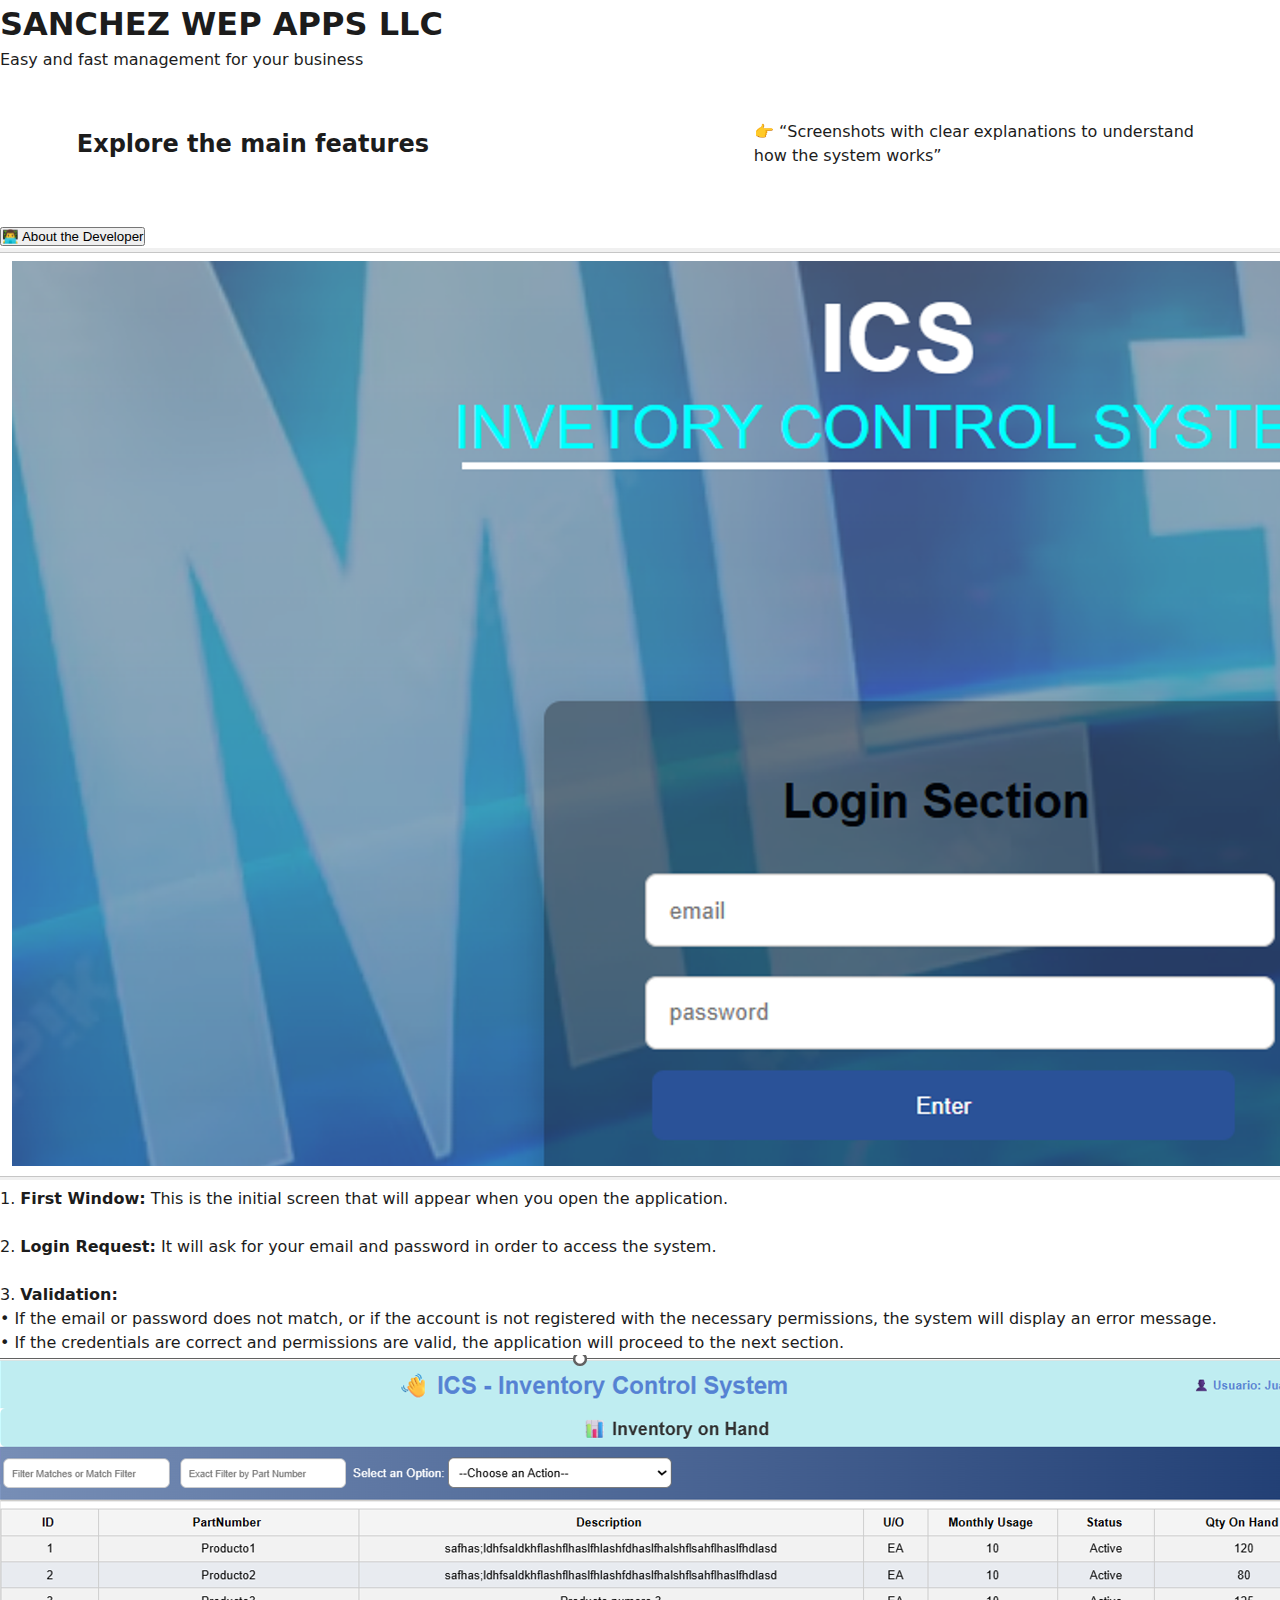
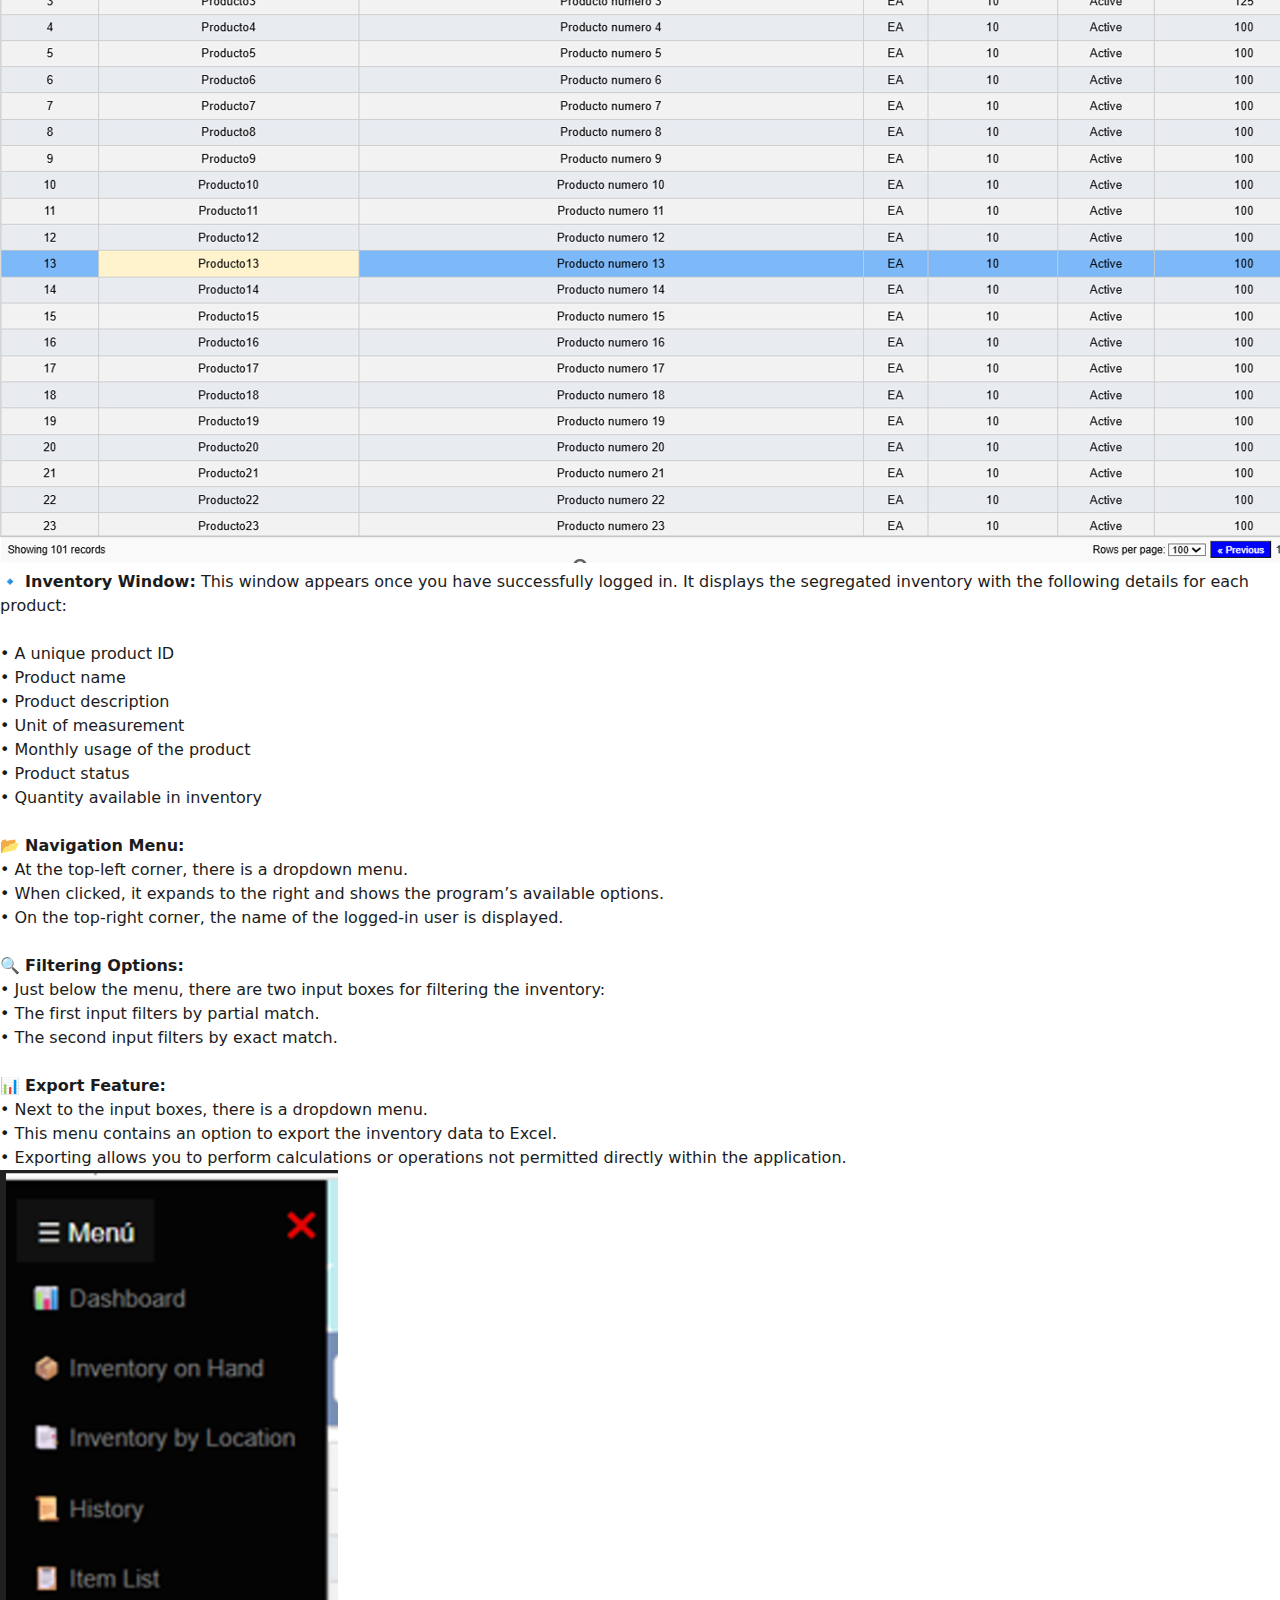
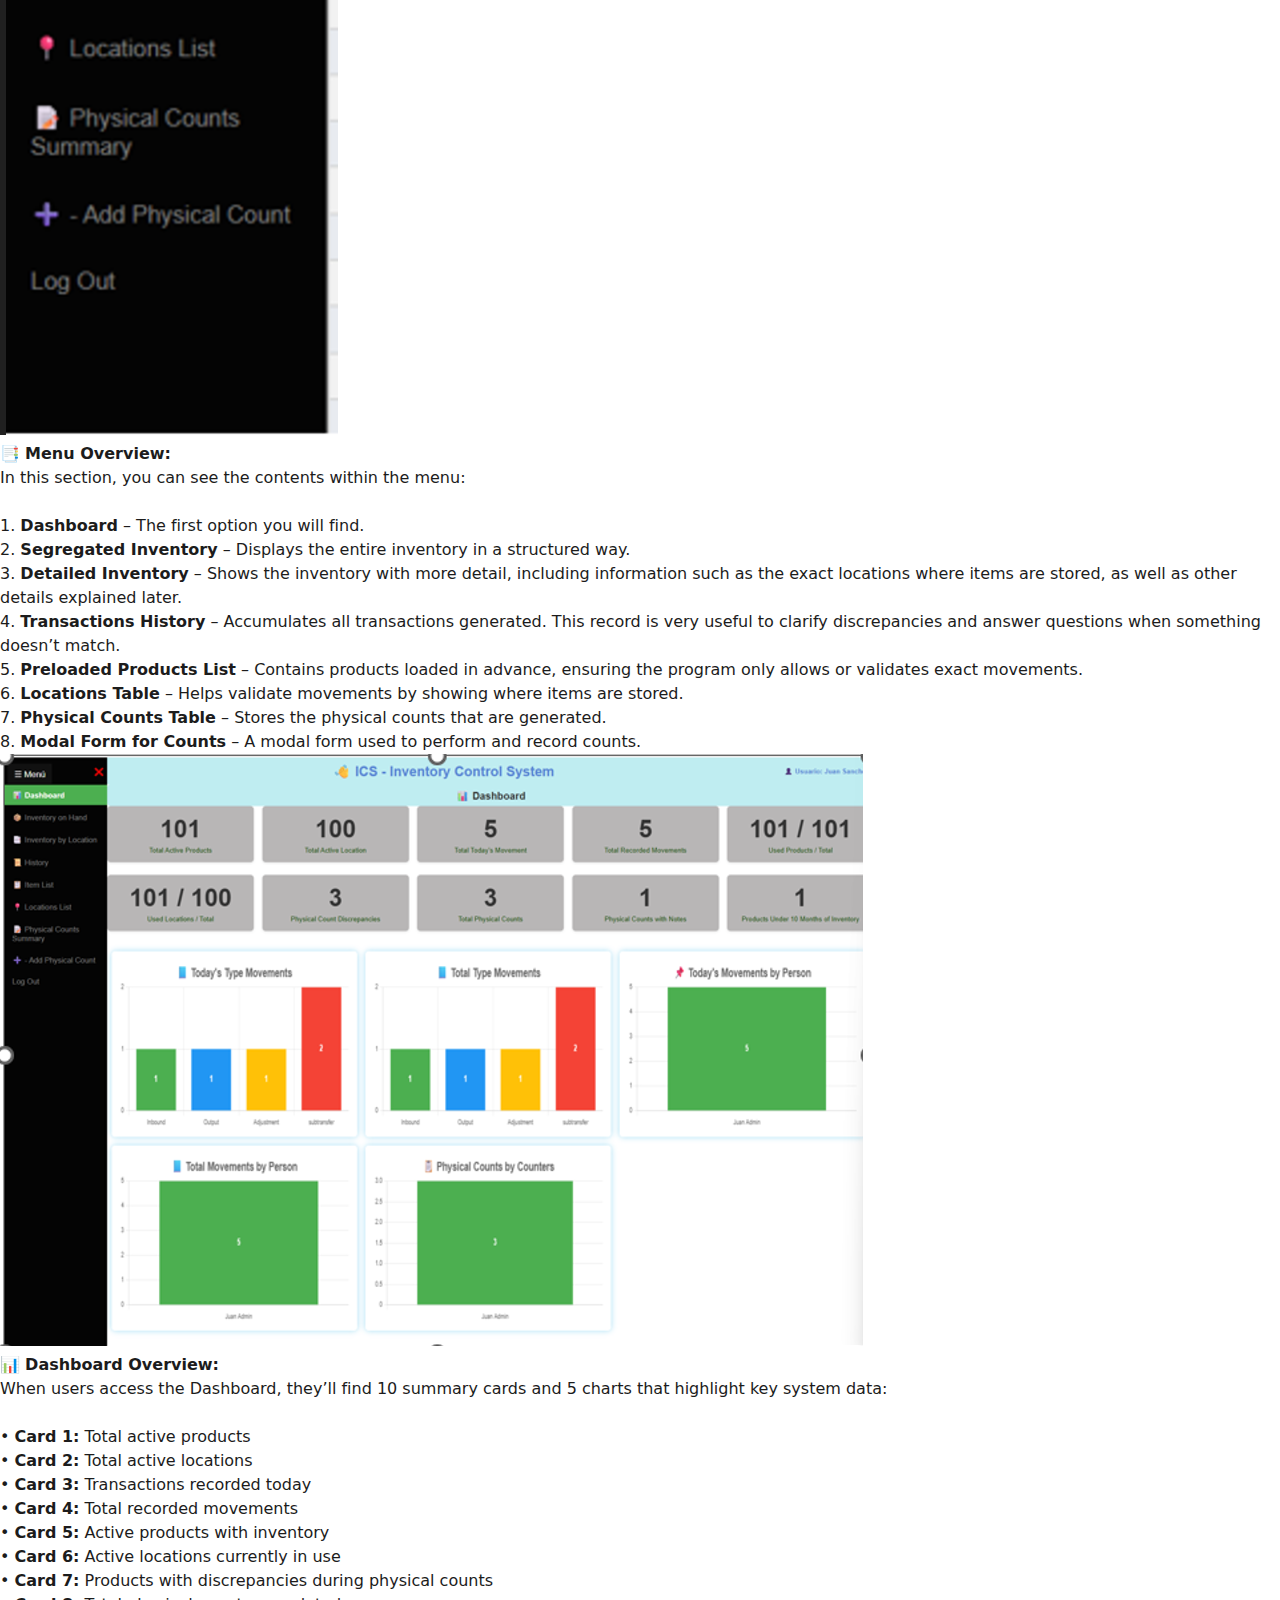
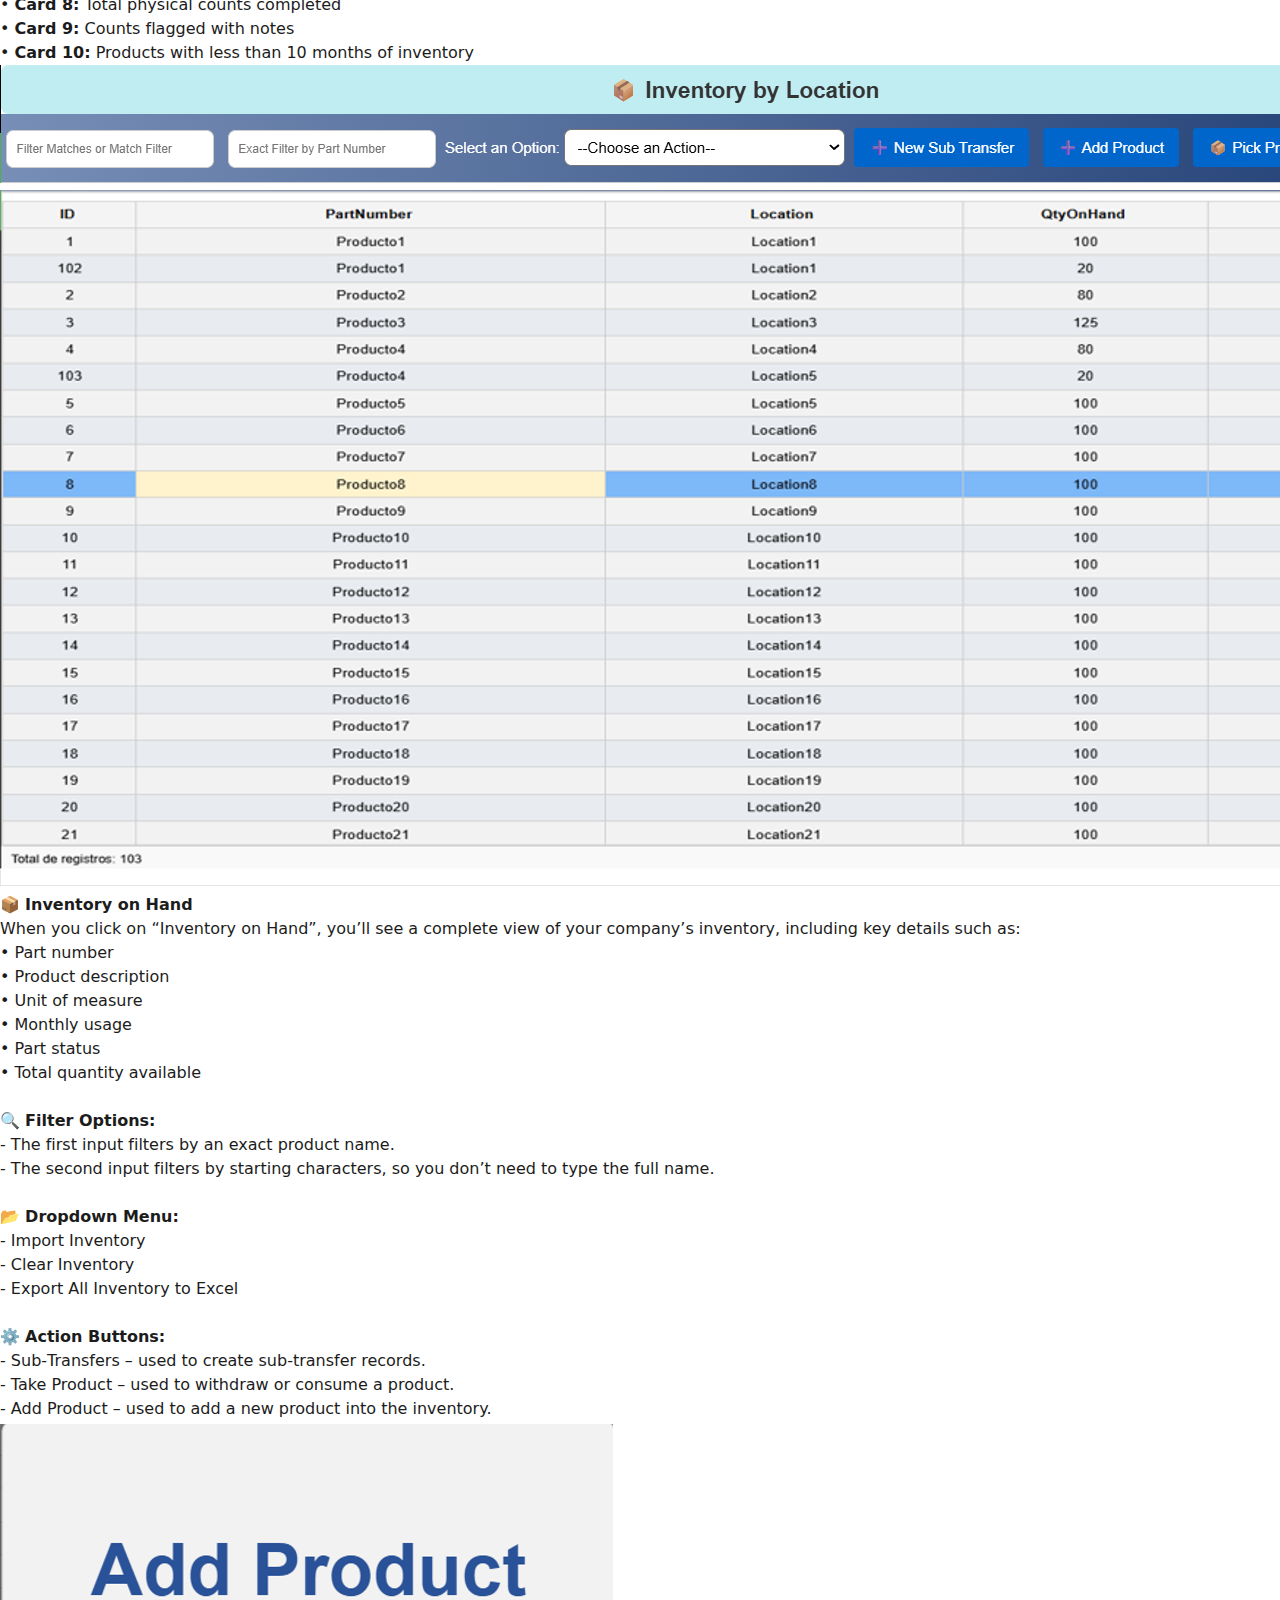
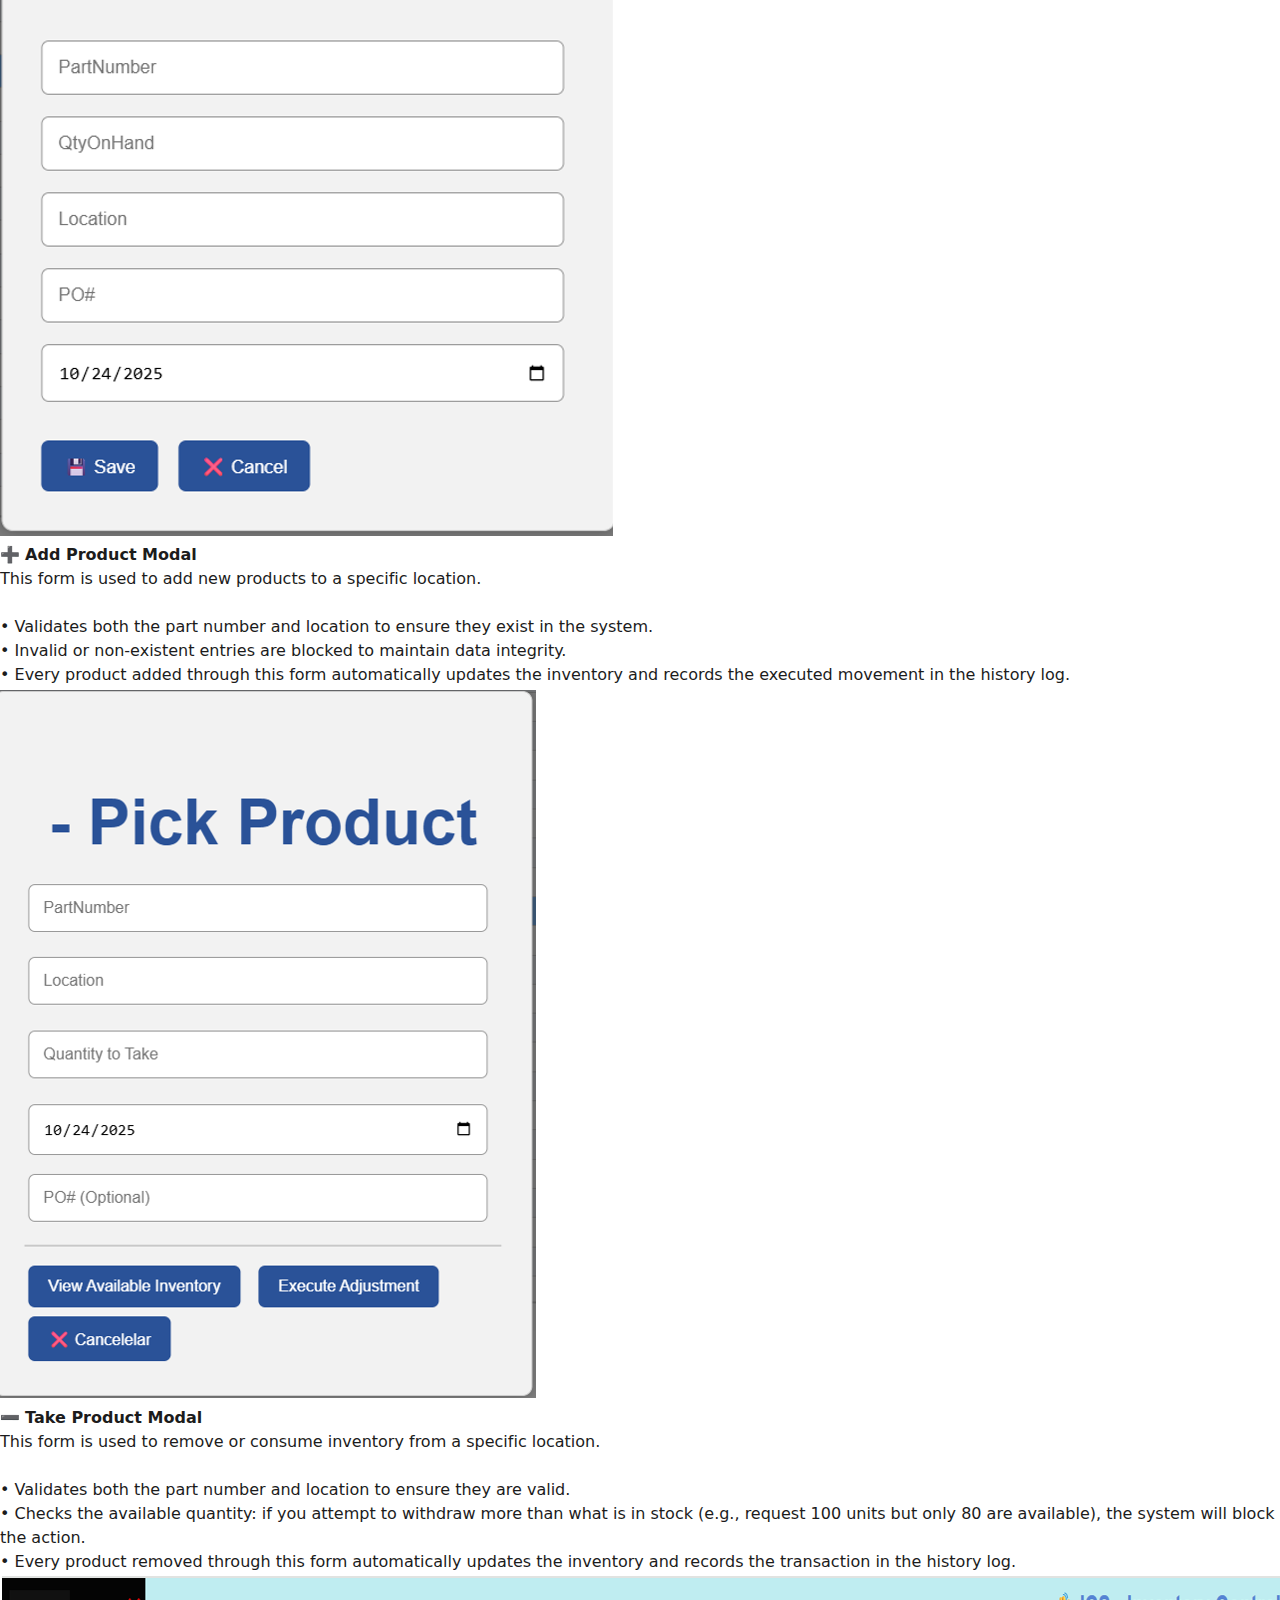
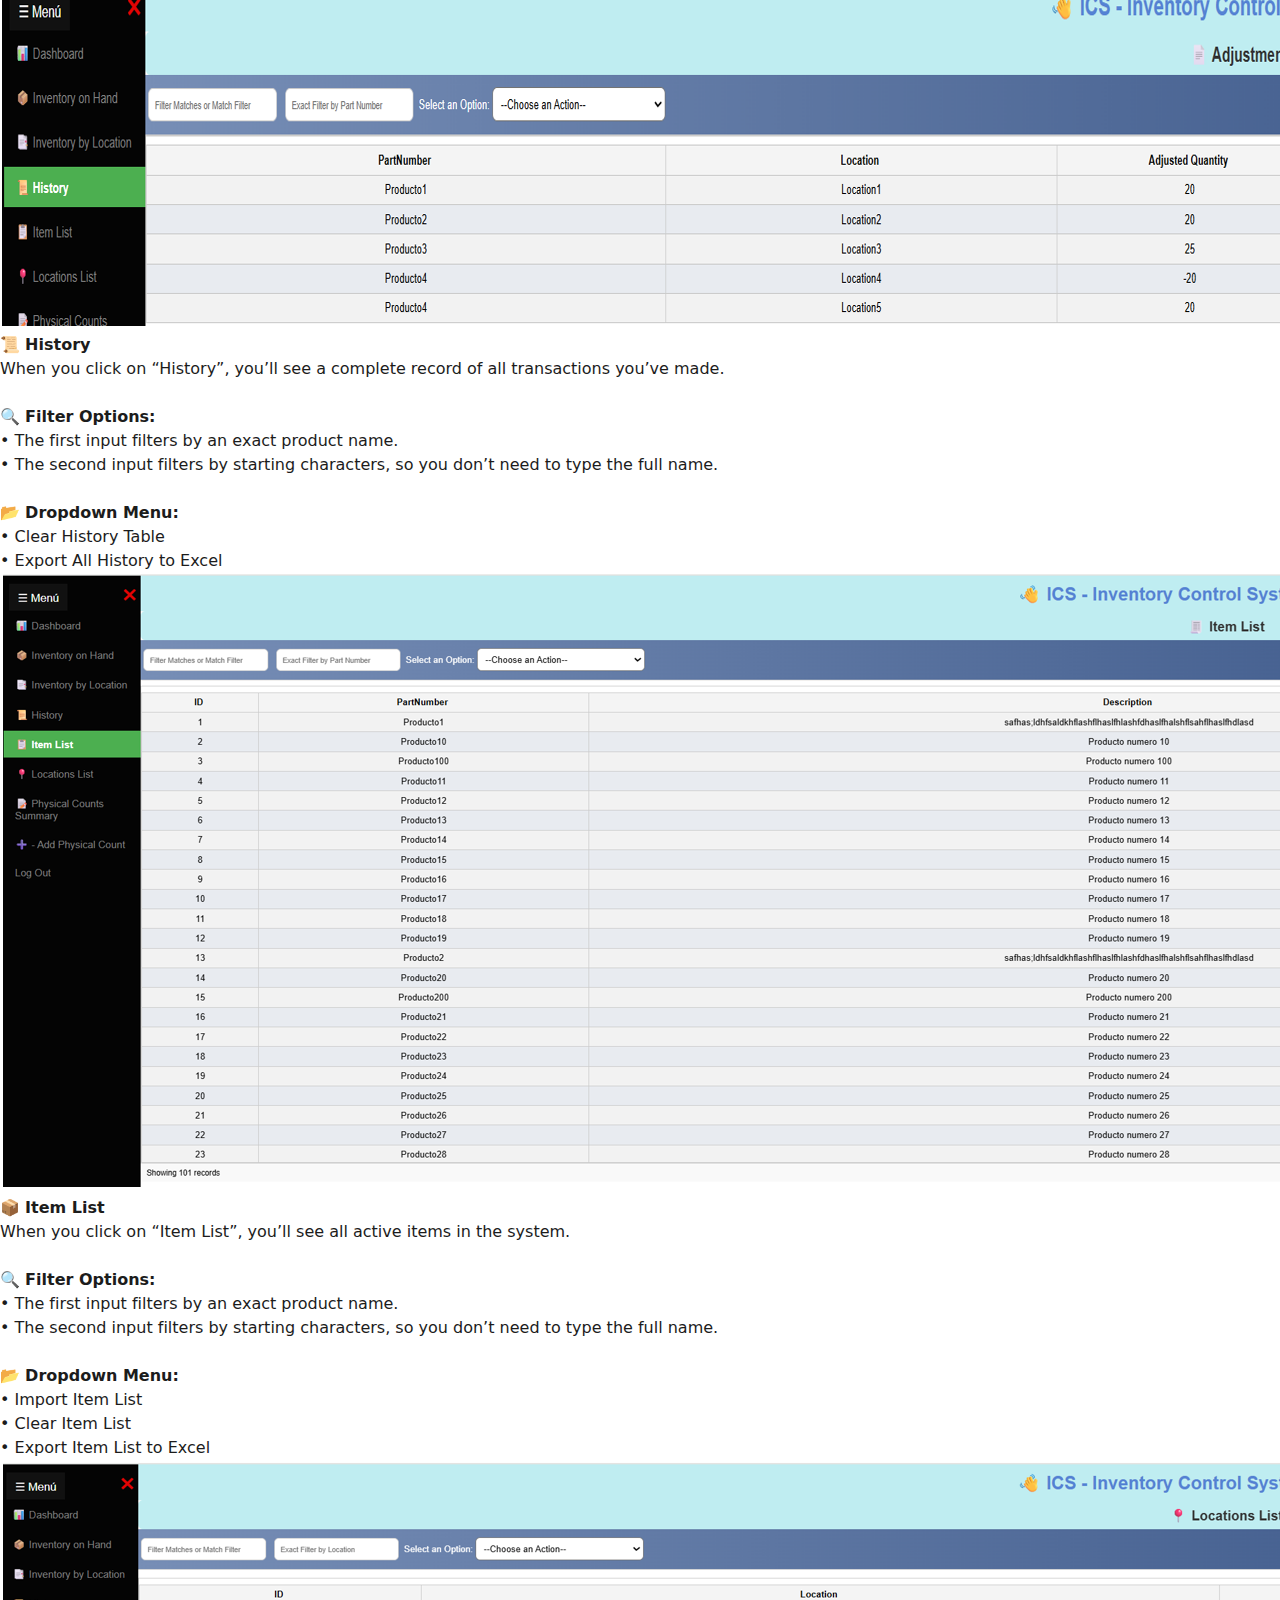
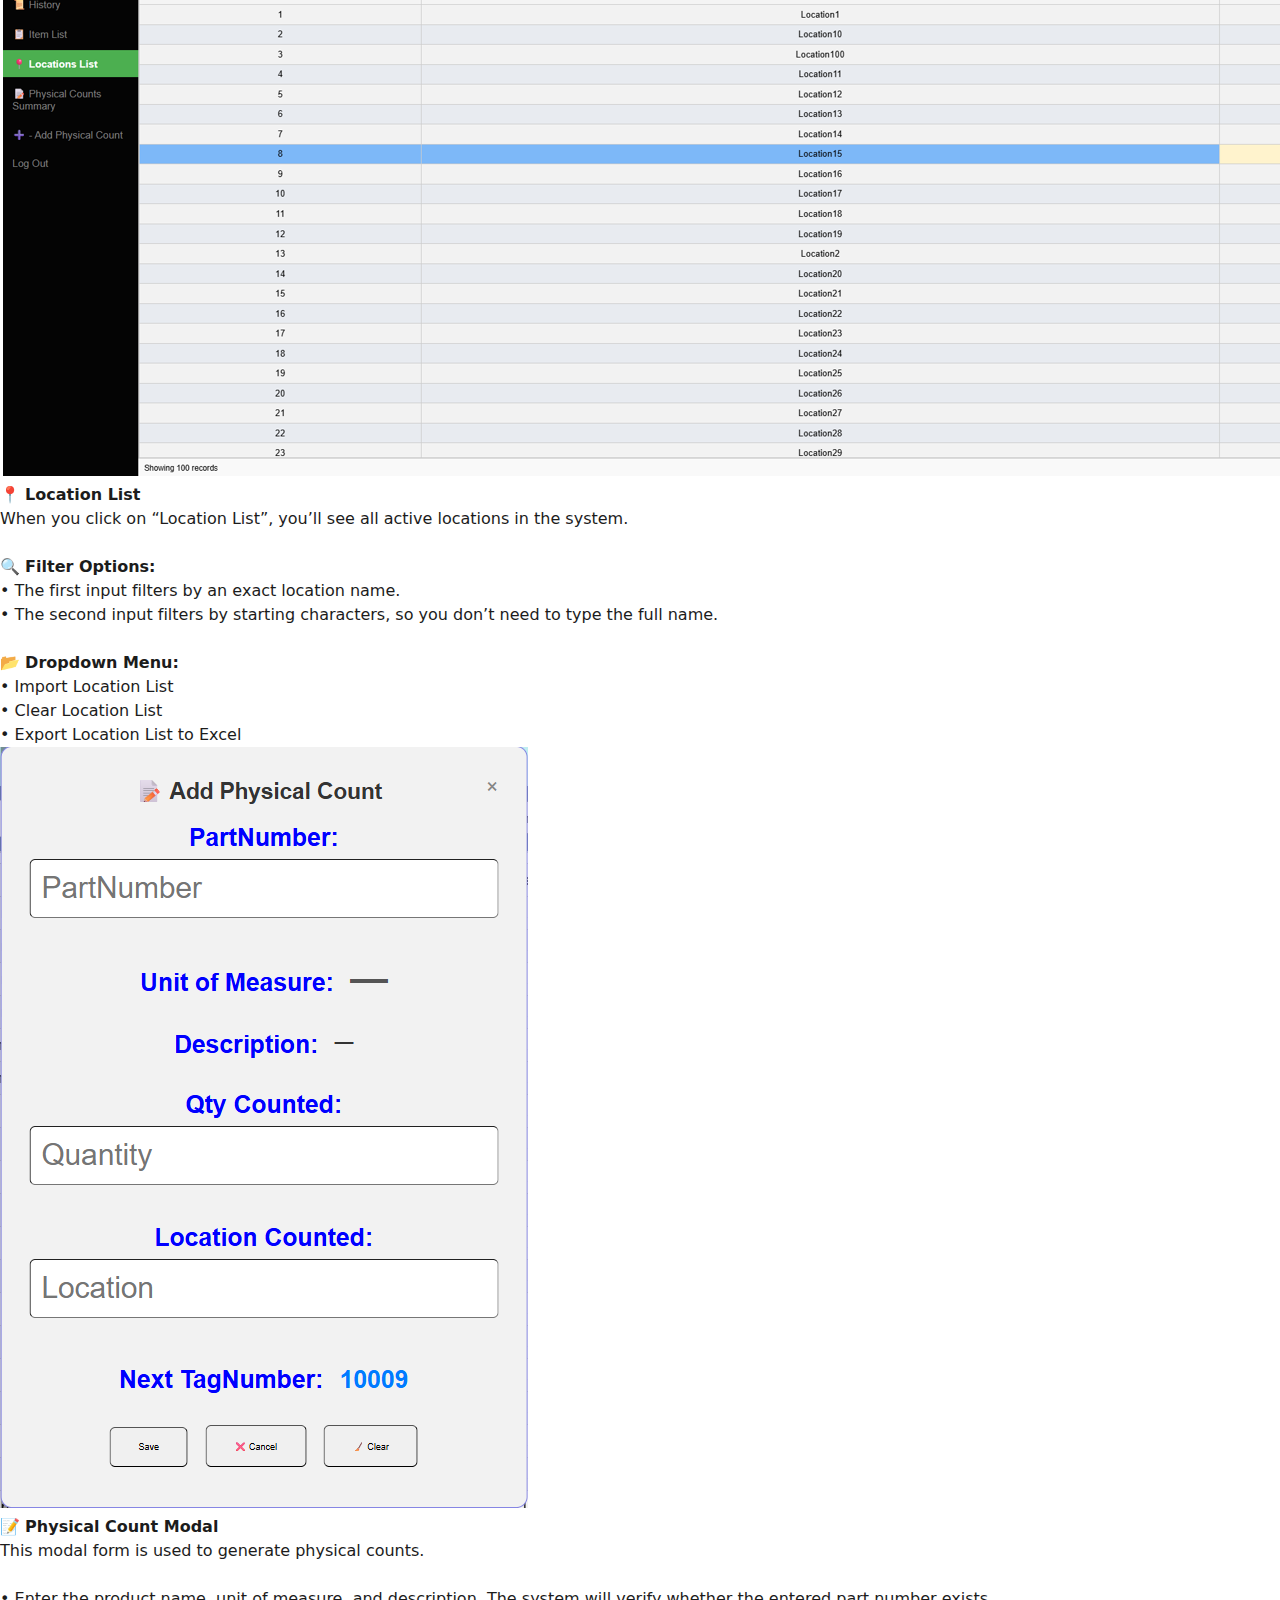
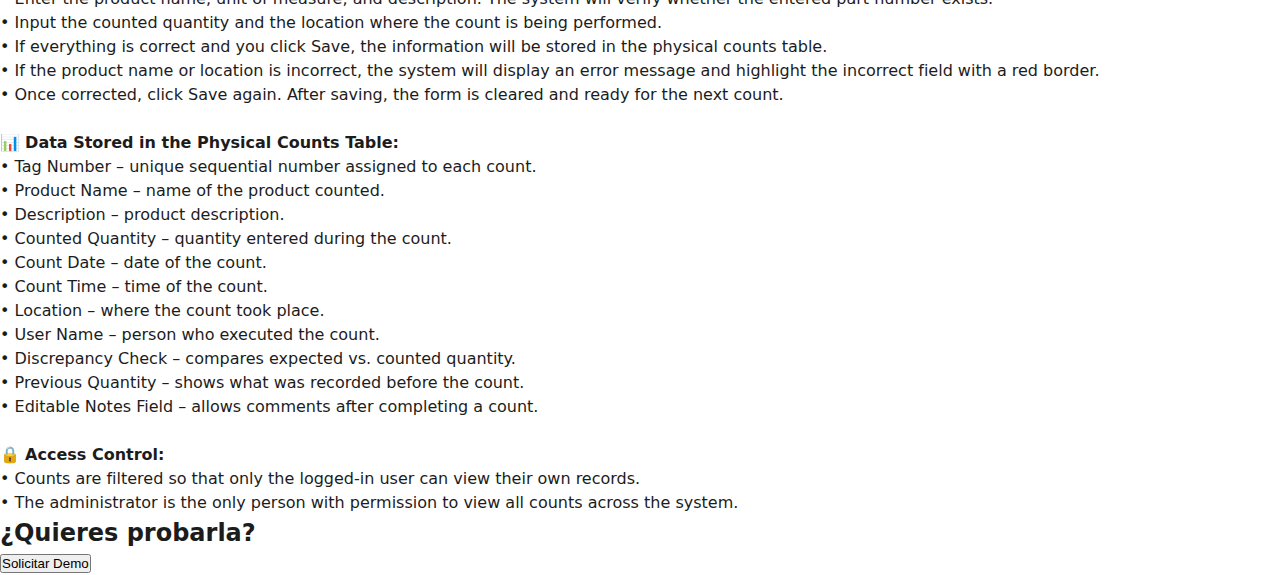
<file: JCSLAPPS.HTML>
<!DOCTYPE html>
<html lang="es">
<head>
  <meta charset="UTF-8">
  <meta name="viewport" content="width=device-width, initial-scale=1.0">
  <title>ICS</title>
  <!-- Vinculamos el CSS externo -->
  <link rel="stylesheet" href="styles.css">
</head>
<body>

  <header>
    <h1>SANCHEZ WEP APPS LLC</h1>
    <p>Easy and fast management for your business</p>
  </header>

  <section class="hero">
    <h2>Explore the main features</h2>
    <p>👉 “Screenshots with clear explanations to understand how the system works”</p>
  </section>
  
  <footer>
    <button id="toggleAboutBtn">👨‍💻 About the Developer</button>

    <div class="card about" id="aboutSection" style="display:none;">
      <h2>👨‍💻 About the Developer</h2>
      <p><strong>Sanchez Web Apps LLC</strong> – Creator of this inventory system.</p>

      <p>
        This application was designed with a focus on 
        <span class="highlight">data integrity</span>, 
        <span class="highlight">user experience</span>, and 
        <span class="highlight">bilingual accessibility</span>. 
        Built using Firestore and Realtime Database, it ensures scalable, real-time inventory management.
      </p>

      <p>
        My goal is to provide companies with a reliable tool that simplifies inventory workflows, 
        prevents errors, and supports both English and Spanish users.
      </p>

      <h3>📖 Background & Design</h3>
      <p>
        This application was created after years of experience in the field, carefully studying the 
        <span class="info">needs of companies</span>. It was designed to be a 
        <span class="success">powerful yet affordable solution</span> for inventory control, ensuring 
        <span class="highlight">real-time movements</span> and reliable data.
      </p>

      <h3>💰 Pricing & Licenses</h3>
      <p>
        While many companies charge up to <span class="error">$2,500 per user per year</span>, 
        this application offers up to <span class="success">15 licenses</span> for only 
        <span class="highlight">$400 per user</span>.  
        This plan supports inventories with around <span class="info">5,000 products</span> and 
        <span class="info">2,500 locations</span>.  
        For larger inventories, a custom analysis can be provided.
      </p>

      <h3>🌍 Availability</h3>
      <p>
        Currently available in the counties of <span class="highlight">Riverside</span>, 
        <span class="highlight">San Bernardino</span>, <span class="highlight">Orange</span>, 
        <span class="highlight">Los Angeles</span>, and <span class="highlight">Ventura</span>.
      </p>

      <h3>📬 Contact</h3>
      <p>
        For more information, feel free to send me a text or email:<br>
        📱 <span class="info">909‑450‑9292</span><br>
        ✉️ <span class="info">elcomando@sanchezwebappsllc.com</span>
      </p>
    </div>
  </footer>

  <section class="gallery">
    <div class="card">
      <img src="LogInSection.png" alt="Inventario del sistema"><br>
      <p>
        <span class="step-title">1. <strong>First Window:</strong></span> 
        <span class="step-desc">This is the initial screen that will appear when you open the application.</span><br><br>

        <span class="step-title">2. <strong>Login Request:</strong></span> 
        <span class="step-desc">It will ask for your <span class="highlight">email</span> and <span class="highlight">password</span> in order to access the system.</span><br><br>

        <span class="step-title">3. <strong>Validation:</strong></span><br>
        • <span class="error">If the email or password does not match</span>, or if the account is not registered with the necessary permissions, the system will display an <span class="error">error message</span>.<br>
        • <span class="success">If the credentials are correct and permissions are valid</span>, the application will proceed to the next section.
      </p>
    </div>

    <div class="card">
      <img src="Second-Screen.png" alt="Pedidos en tiempo real"><br>
      <p>
        <span class="step-title">🔹 <strong>Inventory Window:</strong></span> 
        <span class="step-desc">This window appears once you have successfully logged in. It displays the segregated inventory with the following details for each product:</span><br><br>

        <span class="highlight">• A unique product ID</span><br>
        <span class="highlight">• Product name</span><br>
        <span class="highlight">• Product description</span><br>
        <span class="highlight">• Unit of measurement</span><br>
        <span class="highlight">• Monthly usage of the product</span><br>
        <span class="highlight">• Product status</span><br>
        <span class="highlight">• Quantity available in inventory</span><br><br>

        <span class="step-title">📂 <strong>Navigation Menu:</strong></span><br>
        • At the <span class="info">top-left corner</span>, there is a dropdown menu.<br>
        • When clicked, it expands to the right and shows the program’s available options.<br>
        • On the <span class="info">top-right corner</span>, the name of the logged-in user is displayed.<br><br>

        <span class="step-title">🔍 <strong>Filtering Options:</strong></span><br>
        • Just below the menu, there are two input boxes for filtering the inventory:<br>
        • The first input filters by <span class="success">partial match</span>.<br>
        • The second input filters by <span class="success">exact match</span>.<br><br>

        <span class="step-title">📊 <strong>Export Feature:</strong></span><br>
        • Next to the input boxes, there is a dropdown menu.<br>
        • This menu contains an option to <span class="highlight">export the inventory data to Excel</span>.<br>
        • Exporting allows you to perform calculations or operations not permitted directly within the application.
      </p>
    </div>

    <div class="card">
      <img src="Third-Screen.png" alt="Reportes del negocio"><br>
      <p>
        <span class="step-title">📑 <strong>Menu Overview:</strong></span><br>
        In this section, you can see the contents within the menu:<br><br>

        <span class="highlight">1. <strong>Dashboard</strong></span> – The first option you will find.<br>
        <span class="highlight">2. <strong>Segregated Inventory</strong></span> – Displays the entire inventory in a structured way.<br>
        <span class="highlight">3. <strong>Detailed Inventory</strong></span> – Shows the inventory with more detail, including information such as the exact <span class="info">locations</span> where items are stored, as well as other details explained later.<br>
        <span class="highlight">4. <strong>Transactions History</strong></span> – Accumulates all transactions generated. This record is very useful to clarify discrepancies and answer questions when something doesn’t match.<br>
        <span class="highlight">5. <strong>Preloaded Products List</strong></span> – Contains products loaded in advance, ensuring the program only allows or validates exact movements.<br>
        <span class="highlight">6. <strong>Locations Table</strong></span> – Helps validate movements by showing where items are stored.<br>
        <span class="highlight">7. <strong>Physical Counts Table</strong></span> – Stores the physical counts that are generated.<br>
        <span class="highlight">8. <strong>Modal Form for Counts</strong></span> – A modal form used to perform and record counts.
      </p>
    </div>

    <div class="card">
      <img src="Fourth-Screen.png" alt="Reportes del negocio"><br>
      <p>
        <span class="step-title">📊 <strong>Dashboard Overview:</strong></span><br>
        When users access the Dashboard, they’ll find <span class="highlight">10 summary cards</span> and <span class="highlight">5 charts</span> that highlight key system data:<br><br>

        <span class="highlight">• <strong>Card 1:</strong></span> Total active products<br>
        <span class="highlight">• <strong>Card 2:</strong></span> Total active locations<br>
        <span class="highlight">• <strong>Card 3:</strong></span> Transactions recorded today<br>
        <span class="highlight">• <strong>Card 4:</strong></span> Total recorded movements<br>
        <span class="highlight">• <strong>Card 5:</strong></span> Active products with inventory<br>
        <span class="highlight">• <strong>Card 6:</strong></span> Active locations currently in use<br>
        <span class="error">• <strong>Card 7:</strong></span> Products with discrepancies during physical counts<br>
        <span class="success">• <strong>Card 8:</strong></span> Total physical counts completed<br>
        <span class="info">• <strong>Card 9:</strong></span> Counts flagged with notes<br>
        <span class="warning">• <strong>Card 10:</strong></span> Products with less than 10 months of inventory
      </p>
    </div>

    <div class="card">
      <img src="Sixth-Screen.png" alt="Reportes del negocio">
      <img src="Fifth-Screen.png" alt="Reportes del negocio"><br>
      <p>
        <span class="step-title">📦 <strong>Inventory on Hand</strong></span><br>
        When you click on <span class="highlight">“Inventory on Hand”</span>, you’ll see a complete view of your company’s inventory, including key details such as:<br>
        <span class="info">• Part number</span><br>
        <span class="info">• Product description</span><br>
        <span class="info">• Unit of measure</span><br>
        <span class="info">• Monthly usage</span><br>
        <span class="info">• Part status</span><br>
        <span class="info">• Total quantity available</span><br><br>

        <span class="step-title">🔍 <strong>Filter Options:</strong></span><br>
        - The first input filters by an <span class="success">exact product name</span>.<br>
        - The second input filters by <span class="success">starting characters</span>, so you don’t need to type the full name.<br><br>

        <span class="step-title">📂 <strong>Dropdown Menu:</strong></span><br>
        - <span class="highlight">Import Inventory</span><br>
        - <span class="highlight">Clear Inventory</span><br>
        - <span class="highlight">Export All Inventory to Excel</span><br><br>

        <span class="step-title">⚙️ <strong>Action Buttons:</strong></span><br>
        - <span class="warning">Sub‑Transfers</span> – used to create sub‑transfer records.<br>
        - <span class="error">Take Product</span> – used to withdraw or consume a product.<br>
        - <span class="success">Add Product</span> – used to add a new product into the inventory.
      </p>
    </div>

    <div class="card">
      <img src="Seventh-Screen.png" alt="Reportes del negocio"><br>
      <p>
        <span class="step-title">➕ <strong>Add Product Modal</strong></span><br>
        This form is used to <span class="success">add new products</span> to a specific location.<br><br>

        • <span class="info">Validates both the part number and location</span> to ensure they exist in the system.<br>
        • <span class="error">Invalid or non‑existent entries</span> are blocked to maintain data integrity.<br>
        • Every product added through this form <span class="highlight">automatically updates the inventory</span> and records the executed movement in the history log.
      </p>
    </div>

    <div class="card">
      <img src="Eight-Screen.png" alt="Reportes del negocio"><br>
      <p>
        <span class="step-title">➖ <strong>Take Product Modal</strong></span><br>
        This form is used to <span class="warning">remove or consume inventory</span> from a specific location.<br><br>

        • <span class="info">Validates both the part number and location</span> to ensure they are valid.<br>
        • <span class="error">Checks the available quantity:</span> if you attempt to withdraw more than what is in stock 
          (e.g., request 100 units but only 80 are available), the system will block the action.<br>
        • Every product removed through this form <span class="highlight">automatically updates the inventory</span> and records the transaction in the history log.
      </p>
    </div>

    <div class="card">
      <img src="Nineth-Screen.png" alt="Reportes del negocio"><br>
      <p>
        <span class="step-title">📜 <strong>History</strong></span><br>
        When you click on <span class="highlight">“History”</span>, you’ll see a complete record of all transactions you’ve made.<br><br>

        <span class="step-title">🔍 <strong>Filter Options:</strong></span><br>
        • The first input filters by an <span class="success">exact product name</span>.<br>
        • The second input filters by <span class="success">starting characters</span>, so you don’t need to type the full name.<br><br>

        <span class="step-title">📂 <strong>Dropdown Menu:</strong></span><br>
        • <span class="error">Clear History Table</span><br>
        • <span class="highlight">Export All History to Excel</span>
      </p>
    </div>

    <div class="card">
      <img src="Tenth-Screen.png" alt="Reportes del negocio"><br>
      <p>
        <span class="step-title">📦 <strong>Item List</strong></span><br>
        When you click on <span class="highlight">“Item List”</span>, you’ll see all active items in the system.<br><br>

        <span class="step-title">🔍 <strong>Filter Options:</strong></span><br>
        • The first input filters by an <span class="success">exact product name</span>.<br>
        • The second input filters by <span class="success">starting characters</span>, so you don’t need to type the full name.<br><br>

        <span class="step-title">📂 <strong>Dropdown Menu:</strong></span><br>
        • <span class="highlight">Import Item List</span><br>
        • <span class="error">Clear Item List</span><br>
        • <span class="highlight">Export Item List to Excel</span>
      </p>
    </div>

    <div class="card">
      <img src="Eleventh-Screen.png" alt="Reportes del negocio"><br>
      <p>
        <span class="step-title">📍 <strong>Location List</strong></span><br>
        When you click on <span class="highlight">“Location List”</span>, you’ll see all active locations in the system.<br><br>

        <span class="step-title">🔍 <strong>Filter Options:</strong></span><br>
        • The first input filters by an <span class="success">exact location name</span>.<br>
        • The second input filters by <span class="success">starting characters</span>, so you don’t need to type the full name.<br><br>

        <span class="step-title">📂 <strong>Dropdown Menu:</strong></span><br>
        • <span class="highlight">Import Location List</span><br>
        • <span class="error">Clear Location List</span><br>
        • <span class="highlight">Export Location List to Excel</span>
      </p>
    </div>

    <div class="card">
      <img src="Twelveth-Screen.png" alt="Reportes del negocio"><br>
      <p>
        <span class="step-title">📝 <strong>Physical Count Modal</strong></span><br>
        This modal form is used to <span class="success">generate physical counts</span>.<br><br>

        • Enter the <span class="info">product name, unit of measure, and description</span>. The system will verify whether the entered part number exists.<br>
        • Input the <span class="highlight">counted quantity</span> and the <span class="info">location</span> where the count is being performed.<br>
        • If everything is correct and you click <span class="success">Save</span>, the information will be stored in the physical counts table.<br>
        • If the product name or location is incorrect, the system will display an <span class="error">error message</span> and highlight the incorrect field with a red border.<br>
        • Once corrected, click <span class="success">Save</span> again. After saving, the form is cleared and ready for the next count.<br><br>

        <span class="step-title">📊 <strong>Data Stored in the Physical Counts Table:</strong></span><br>
        • <span class="highlight">Tag Number</span> – unique sequential number assigned to each count.<br>
        • <span class="highlight">Product Name</span> – name of the product counted.<br>
        • <span class="highlight">Description</span> – product description.<br>
        • <span class="highlight">Counted Quantity</span> – quantity entered during the count.<br>
        • <span class="highlight">Count Date</span> – date of the count.<br>
        • <span class="highlight">Count Time</span> – time of the count.<br>
        • <span class="highlight">Location</span> – where the count took place.<br>
        • <span class="highlight">User Name</span> – person who executed the count.<br>
        • <span class="error">Discrepancy Check</span> – compares expected vs. counted quantity.<br>
        • <span class="info">Previous Quantity</span> – shows what was recorded before the count.<br>
        • <span class="success">Editable Notes Field</span> – allows comments after completing a count.<br><br>

        <span class="step-title">🔒 <strong>Access Control:</strong></span><br>
        • Counts are filtered so that only the <span class="info">logged‑in user</span> can view their own records.<br>
        • The <span class="warning">administrator</span> is the only person with permission to view all counts across the system.
      </p>
    </div>
    
  </section>
  
  
  <section class="cta">
    <h2>¿Quieres probarla?</h2>
    <button id="demoBtn">Solicitar Demo</button>
  </section>
  
    
  <!-- Vinculamos el JS externo -->
  <script src="script.js"></script>
</body>
</html>
</file>
<file: styles.css>
:root {
  --primary: #2ecc71;
  --primary-dark: #1e8449;
  --primary-soft: #eafaf1;
  --light-bg: #f4f6f7;
  --gray: #cacfd2;
  --gray-dark: #566573;
  --text-main: #1c1c1c;
  --text-soft: #7b7d7d;
  --border-soft: #d5d8dc;
  --danger: #e74c3c;
  --white: #ffffff;
}

/* Reset básico */
* {
  box-sizing: border-box;
  margin: 0;
  padding: 0;
}

body {
  font-family: system-ui, -apple-system, BlinkMacSystemFont, "Segoe UI", sans-serif;
  color: var(--text-main);
  background-color: #ffffff;
  line-height: 1.5;
}

/* ===== Top Bar ===== */
.top-bar {
  position: sticky;
  top: 0;
  z-index: 100;
  display: flex;
  align-items: center;
  justify-content: space-between;
  padding: 0.75rem 6vw;
  background-color: #ffffffcc;
  backdrop-filter: blur(10px);
  border-bottom: 1px solid var(--border-soft);
}

.logo {
  display: flex;
  align-items: center;
  gap: 0.75rem;
}

.logo-mark {
  width: 40px;
  height: 40px;
  border-radius: 12px;
  background: linear-gradient(135deg, var(--primary), var(--primary-dark));
  display: flex;
  align-items: center;
  justify-content: center;
  color: var(--white);
  font-weight: 700;
  font-size: 0.9rem;
}

.logo-text span {
  font-weight: 600;
  font-size: 0.95rem;
}

.logo-text small {
  display: block;
  font-size: 0.75rem;
  color: var(--text-soft);
}

.top-actions {
  display: flex;
  align-items: center;
  gap: 1rem;
}

.language-switcher {
  display: flex;
  align-items: center;
  gap: 0.5rem;
  font-size: 0.85rem;
}

.language-switcher select {
  padding: 0.2rem 0.5rem;
  border-radius: 4px;
  border: 1px solid var(--border-soft);
  font-size: 0.85rem;
}

/* ===== Buttons ===== */
.btn-primary,
.btn-secondary,
.btn-outline {
  display: inline-flex;
  align-items: center;
  justify-content: center;
  padding: 0.65rem 1.25rem;
  border-radius: 999px;
  font-size: 0.9rem;
  font-weight: 600;
  text-decoration: none;
  cursor: pointer;
  transition: all 0.18s ease;
  border: 1px solid transparent;
}

.btn-primary {
  background: linear-gradient(135deg, var(--primary), var(--primary-dark));
  color: var(--white);
}

.btn-primary:hover {
  transform: translateY(-1px);
  box-shadow: 0 8px 16px rgba(0, 0, 0, 0.15);
}

.btn-secondary {
  background-color: var(--white);
  color: var(--primary-dark);
  border-color: var(--primary);
}

.btn-secondary:hover {
  background-color: var(--primary-soft);
}

.btn-outline {
  background-color: transparent;
  color: var(--primary-dark);
  border-color: var(--primary-dark);
}

.btn-outline:hover {
  background-color: var(--primary-soft);
}

/* ===== Hero ===== */
.hero {
  display: grid;
  grid-template-columns: minmax(0, 1.4fr) minmax(0, 1fr);
  gap: 3rem;
  padding: 3rem 6vw 3.5rem;
  align-items: center;
}

.hero-content h1 {
  font-size: clamp(2.1rem, 3vw, 2.8rem);
  margin-bottom: 0.75rem;
}

.hero-subtitle {
  font-size: 1rem;
  color: var(--text-soft);
  max-width: 520px;
  margin-bottom: 1.25rem;
}

.hero-buttons {
  display: flex;
  flex-wrap: wrap;
  gap: 0.75rem;
  margin-bottom: 0.75rem;
}

.hero-note {
  font-size: 0.85rem;
  color: var(--text-soft);
}

.hero-visual {
  display: flex;
  justify-content: center;
}

.hero-card {
  background: var(--primary-soft);
  border-radius: 16px;
  padding: 1.5rem;
  box-shadow: 0 12px 30px rgba(0, 0, 0, 0.08);
  max-width: 340px;
}

.hero-card h3 {
  font-size: 1rem;
  margin-bottom: 0.75rem;
}

.hero-card ul {
  list-style: none;
}

.hero-card li {
  font-size: 0.9rem;
  margin-bottom: 0.4rem;
  padding-left: 1rem;
  position: relative;
  color: var(--text-main);
}

.hero-card li::before {
  content: "•";
  position: absolute;
  left: 0;
  color: var(--primary-dark);
}

/* ===== Sections ===== */
.section {
  padding: 3rem 6vw;
}

.section-alt {
  background-color: var(--light-bg);
}

.section-header {
  max-width: 760px;
  margin: 0 auto 2rem;
  text-align: center;
}

.section-header h2 {
  font-size: 1.6rem;
  margin-bottom: 0.4rem;
}

.section-header p {
  font-size: 0.95rem;
  color: var(--text-soft);
}

/* ===== Summary ===== */
.summary-grid {
  display: grid;
  grid-template-columns: repeat(auto-fit, minmax(230px, 1fr));
  gap: 1.25rem;
}

.summary-card {
  background-color: var(--white);
  border-radius: 12px;
  padding: 1.25rem;
  border: 1px solid var(--border-soft);
  box-shadow: 0 6px 14px rgba(0, 0, 0, 0.03);
}

.summary-card h3 {
  font-size: 1rem;
  margin-bottom: 0.4rem;
}

.summary-card p {
  font-size: 0.9rem;
  color: var(--text-soft);
}

/* ===== Modules ===== */
.modules-grid {
  display: grid;
  grid-template-columns: repeat(auto-fit, minmax(240px, 1fr));
  gap: 1.5rem;
}

.module-card {
  background-color: var(--white);
  border-radius: 12px;
  padding: 1.25rem;
  border: 1px solid var(--border-soft);
  box-shadow: 0 6px 14px rgba(0, 0, 0, 0.03);
  display: flex;
  flex-direction: column;
  gap: 0.4rem;
}

.module-icon {
  font-size: 1.4rem;
}

.module-card h3 {
  font-size: 1rem;
}

.module-card ul {
  list-style: none;
  margin-top: 0.2rem;
}

.module-card li {
  font-size: 0.88rem;
  color: var(--text-soft);
  margin-bottom: 0.2rem;
}

/* ===== Benefits ===== */
.benefits-grid {
  display: grid;
  grid-template-columns: repeat(auto-fit, minmax(230px, 1fr));
  gap: 1.25rem;
}

.benefit-card {
  background-color: var(--white);
  border-radius: 12px;
  padding: 1.25rem;
  border: 1px solid var(--border-soft);
}

.benefit-card h3 {
  font-size: 1rem;
  margin-bottom: 0.4rem;
}

.benefit-card p {
  font-size: 0.9rem;
  color: var(--text-soft);
}

/* ===== Pricing ===== */
.pricing-card {
  max-width: 480px;
  margin: 0 auto;
  background-color: var(--white);
  border-radius: 16px;
  padding: 1.75rem 1.5rem;
  border: 1px solid var(--border-soft);
  box-shadow: 0 10px 26px rgba(0, 0, 0, 0.06);
  text-align: center;
}

.pricing-card h3 {
  font-size: 1.1rem;
  margin-bottom: 0.4rem;
}

.pricing-price {
  font-size: 1rem;
  font-weight: 600;
  color: var(--primary-dark);
  margin-bottom: 0.7rem;
}

.pricing-card ul {
  list-style: none;
  text-align: left;
  margin: 0.5rem 0 1rem;
}

.pricing-card li {
  font-size: 0.9rem;
  color: var(--text-soft);
  margin-bottom: 0.25rem;
}

/* ===== Screens ===== */
.screens-grid {
  display: grid;
  grid-template-columns: repeat(auto-fit, minmax(230px, 1fr));
  gap: 1.25rem;
}

.screen-placeholder {
  background: repeating-linear-gradient(
    45deg,
    #f0f3f4,
    #f0f3f4 10px,
    #e5e8e8 10px,
    #e5e8e8 20px
  );
  border-radius: 12px;
  padding: 2.2rem 1rem;
  text-align: center;
  font-size: 0.9rem;
  color: var(--gray-dark);
}

/* ===== Contact ===== */
.contact-layout {
  display: grid;
  grid-template-columns: minmax(0, 1.1fr) minmax(0, 1.2fr);
  gap: 2rem;
  align-items: flex-start;
}

.contact-info p {
  font-size: 0.9rem;
  color: var(--text-soft);
  margin-bottom: 0.5rem;
}

.contact-info a {
  color: var(--primary-dark);
  text-decoration: none;
}

.contact-info a:hover {
  text-decoration: underline;
}

.contact-form {
  background-color: var(--white);
  border-radius: 12px;
  padding: 1.25rem;
  border: 1px solid var(--border-soft);
}

.form-row {
  margin-bottom: 0.9rem;
}

.form-row label {
  display: block;
  font-size: 0.85rem;
  margin-bottom: 0.25rem;
}

.form-row input,
.form-row textarea {
  width: 100%;
  font-size: 0.9rem;
  padding: 0.5rem 0.6rem;
  border-radius: 6px;
  border: 1px solid var(--border-soft);
  outline: none;
  transition: border-color 0.15s ease, box-shadow 0.15s ease;
}

.form-row input:focus,
.form-row textarea:focus {
  border-color: var(--primary);
  box-shadow: 0 0 0 2px rgba(46, 204, 113, 0.15);
}

/* ===== Footer ===== */
.footer {
  padding: 1.25rem 6vw;
  border-top: 1px solid var(--border-soft);
  font-size: 0.8rem;
  color: var(--text-soft);
  text-align: center;
}

/* ===== Responsive ===== */
@media (max-width: 900px) {
  .hero {
    grid-template-columns: 1fr;
    padding-top: 2rem;
  }
  .hero-visual {
    order: -1;
  }
}

@media (max-width: 720px) {
  .top-bar {
    padding-inline: 4vw;
  }
  .section {
    padding-inline: 4vw;
  }
}

@media (max-width: 600px) {
  .top-bar {
    flex-direction: column;
    align-items: flex-start;
    gap: 0.4rem;
  }
  .top-actions {
    align-self: stretch;
    justify-content: space-between;
    width: 100%;
  }
  .contact-layout {
    grid-template-columns: 1fr;
  }
}

.form-status {
  margin-top: 1rem;
  font-size: 0.9rem;
  font-weight: 600;
  display: none;
  padding: 0.75rem 1rem;
  border-radius: 8px;
}

.form-status.success {
  display: block;
  background-color: #eafaf1;
  color: #1e8449;
  border: 1px solid #2ecc71;
}

.form-status.error {
  display: block;
  background-color: #fdecea;
  color: #c0392b;
  border: 1px solid #e74c3c;
}

/* 📌 Galería responsive tipo grid */
.screens-gallery {
  display: grid;
  grid-template-columns: repeat(auto-fit, minmax(280px, 1fr));
  gap: 1.5rem;
  margin-top: 2rem;
  width: 100%;
}

/* 📌 Imágenes que se ajustan al ancho del contenedor */
.screen-img {
  width: 100%;
  height: auto;
  max-width: none;
  max-height: 400px;
  object-fit: cover;
  border-radius: 10px;
  box-shadow: 0 4px 12px rgba(0,0,0,0.15);
  transition: transform 0.3s ease, box-shadow 0.3s ease, opacity 0.8s ease, transform 0.8s ease;
  opacity: 0;
  transform: translateY(20px);
}

/* 📌 Animación de entrada */
.screen-img.visible {
  opacity: 1;
  transform: translateY(0);
}

/* 📌 Hover elegante */
.screen-img:hover {
  transform: scale(1.05);
  box-shadow: 0 6px 18px rgba(0,0,0,0.25);
}

/* 📌 Botón siempre visible */
#showMoreScreens {
  position: sticky;
  bottom: 20px;
  background-color: white;
  padding: 0.75rem 1.5rem;
  border-radius: 8px;
  box-shadow: 0 2px 6px rgba(0,0,0,0.2);
  z-index: 100;
}

/* 📌 Mantener tu lógica de colapsado */
.screens-gallery.collapsed img:nth-child(n+2) {
  display: none;
}

/* 📌 Ajustes móviles */
@media (max-width: 600px) {
  .screens-gallery {
    grid-template-columns: 1fr;
  }
}

@media (min-width: 1024px) {
  .screen-img {
    max-height: 500px;
  }
}

.screens-gallery {
  min-height: 300px;
}

.screens-gallery.collapsed {
  min-height: 300px;
}

.screens-slider-wrapper {
  width: 100%;
  overflow-x: auto;
  overflow-y: hidden;
  white-space: nowrap;
  min-height: 600px; /* antes tenías 300px */
  scroll-snap-type: x mandatory;
  -webkit-overflow-scrolling: touch;
  padding-top: 2rem;
  padding-bottom: 2rem;

}

.screens-slider {
  display: inline-flex;
  flex-wrap: nowrap;
}

.screen-img {
  flex: 0 0 auto;
  width: 600px; /* o el tamaño que quieras */
  max-width: 90vw;
  max-height: 500px; /* o incluso 600px si quieres más impacto */
  scroll-snap-align: start;


}

.screen-img.visible {
  opacity: 1;
  transform: translateY(0);
}

.screen-img:hover {
  transform: scale(1.05);
  box-shadow: 0 6px 18px rgba(0,0,0,0.25);
}

.accordion-body {
  display: none;
  padding: 10px 0;
  transition: all 0.3s ease;
}
</file>
